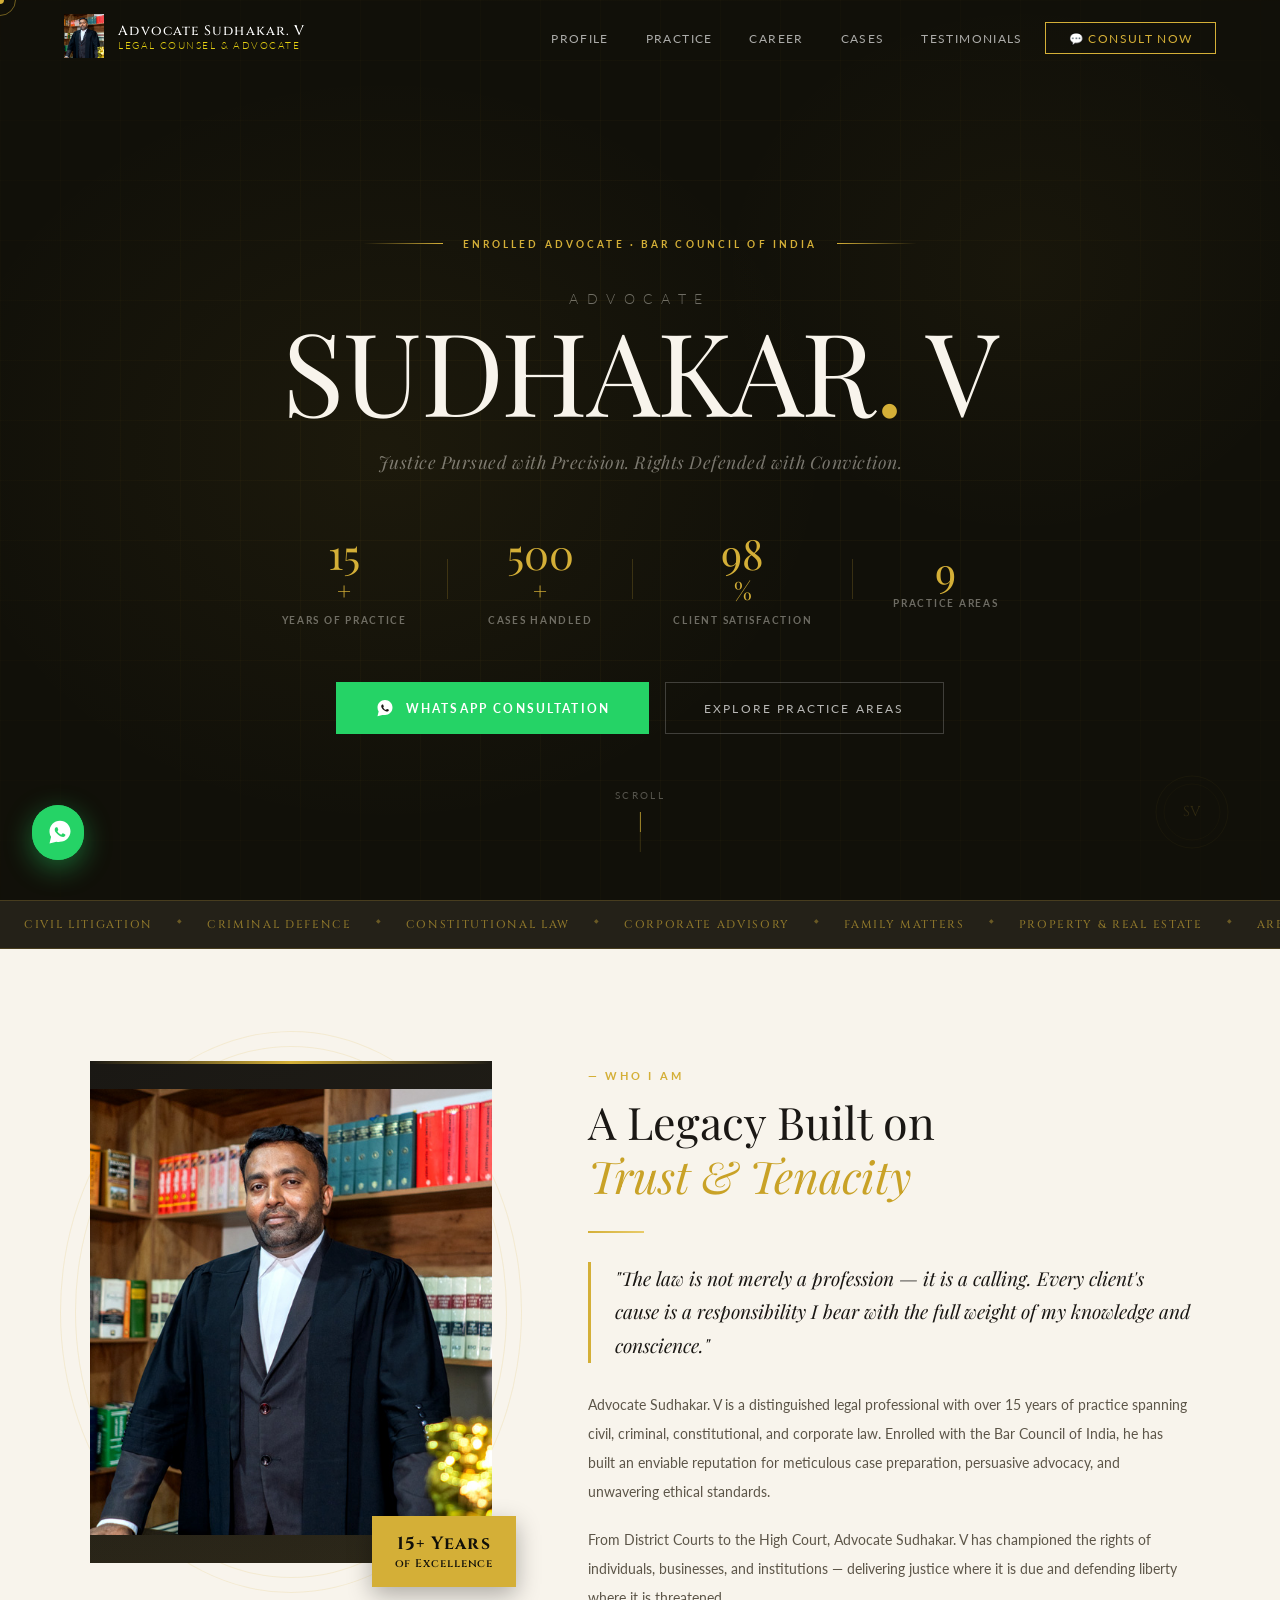
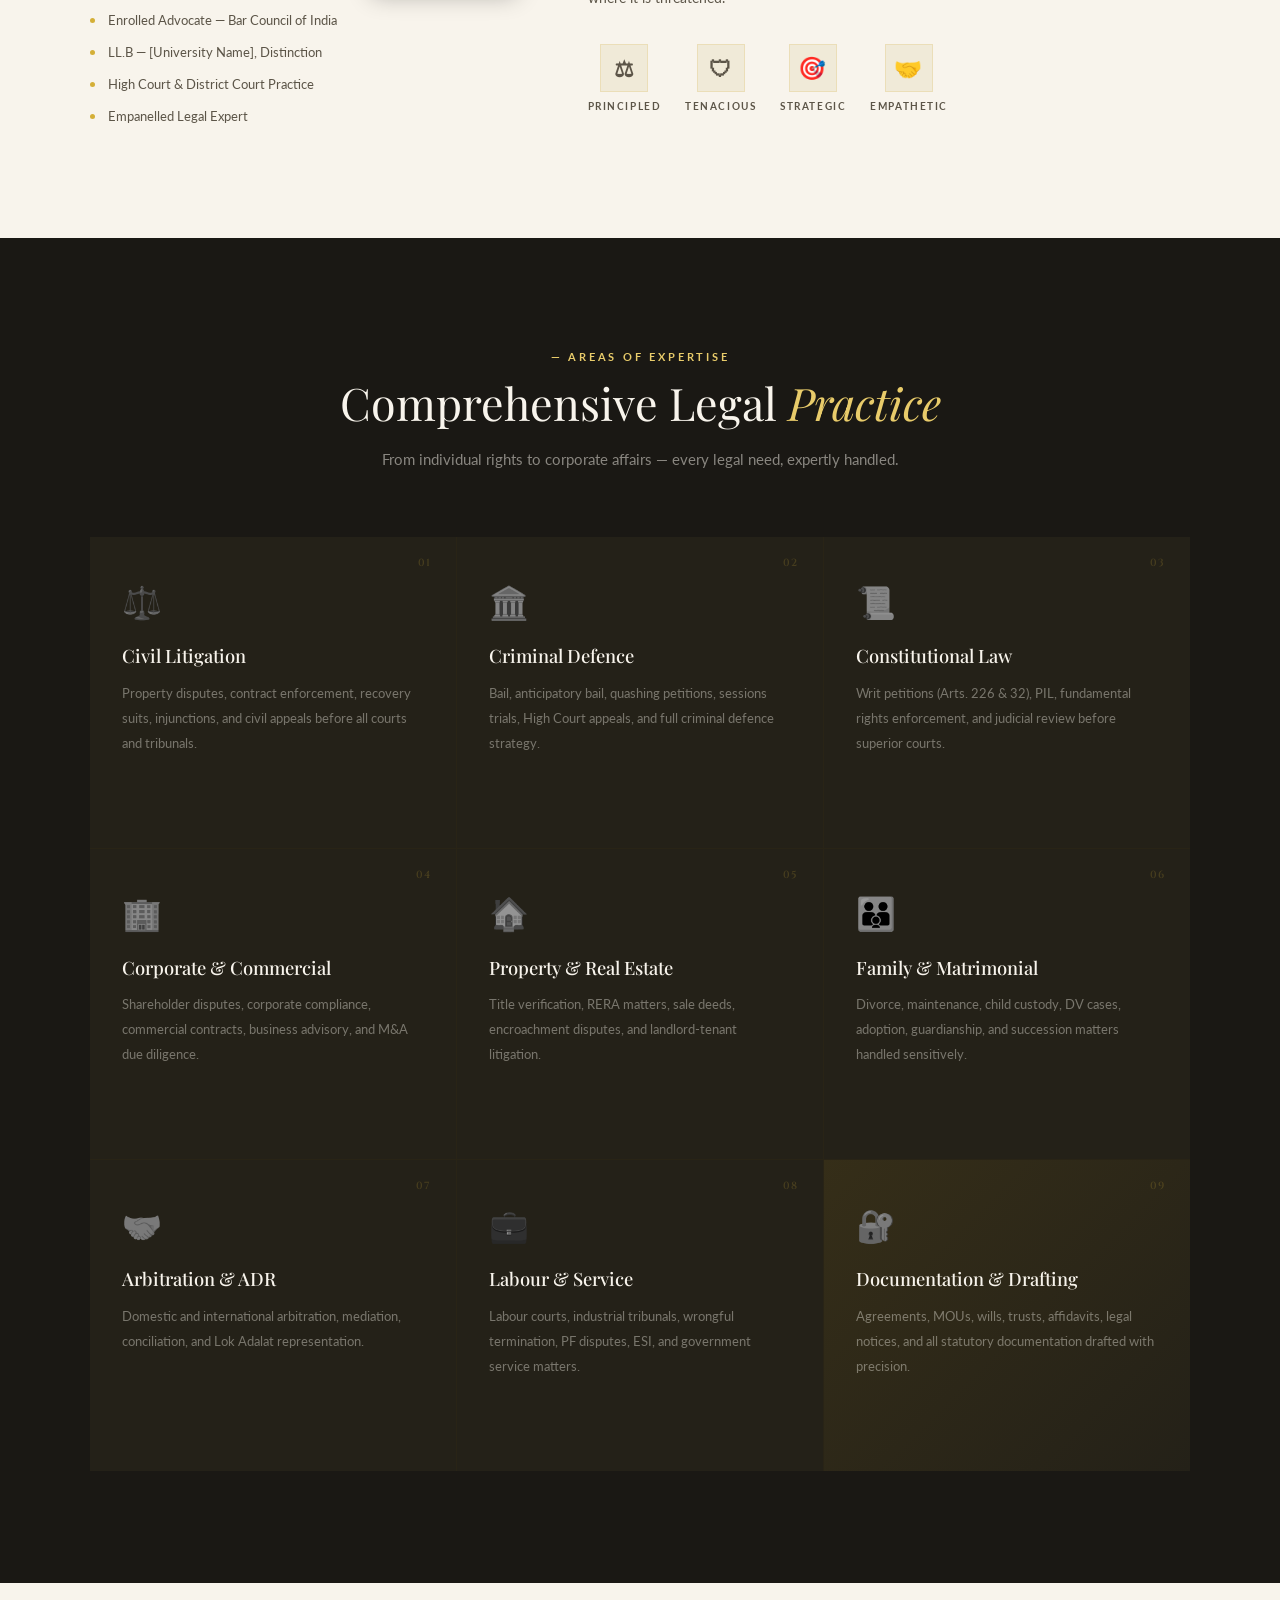
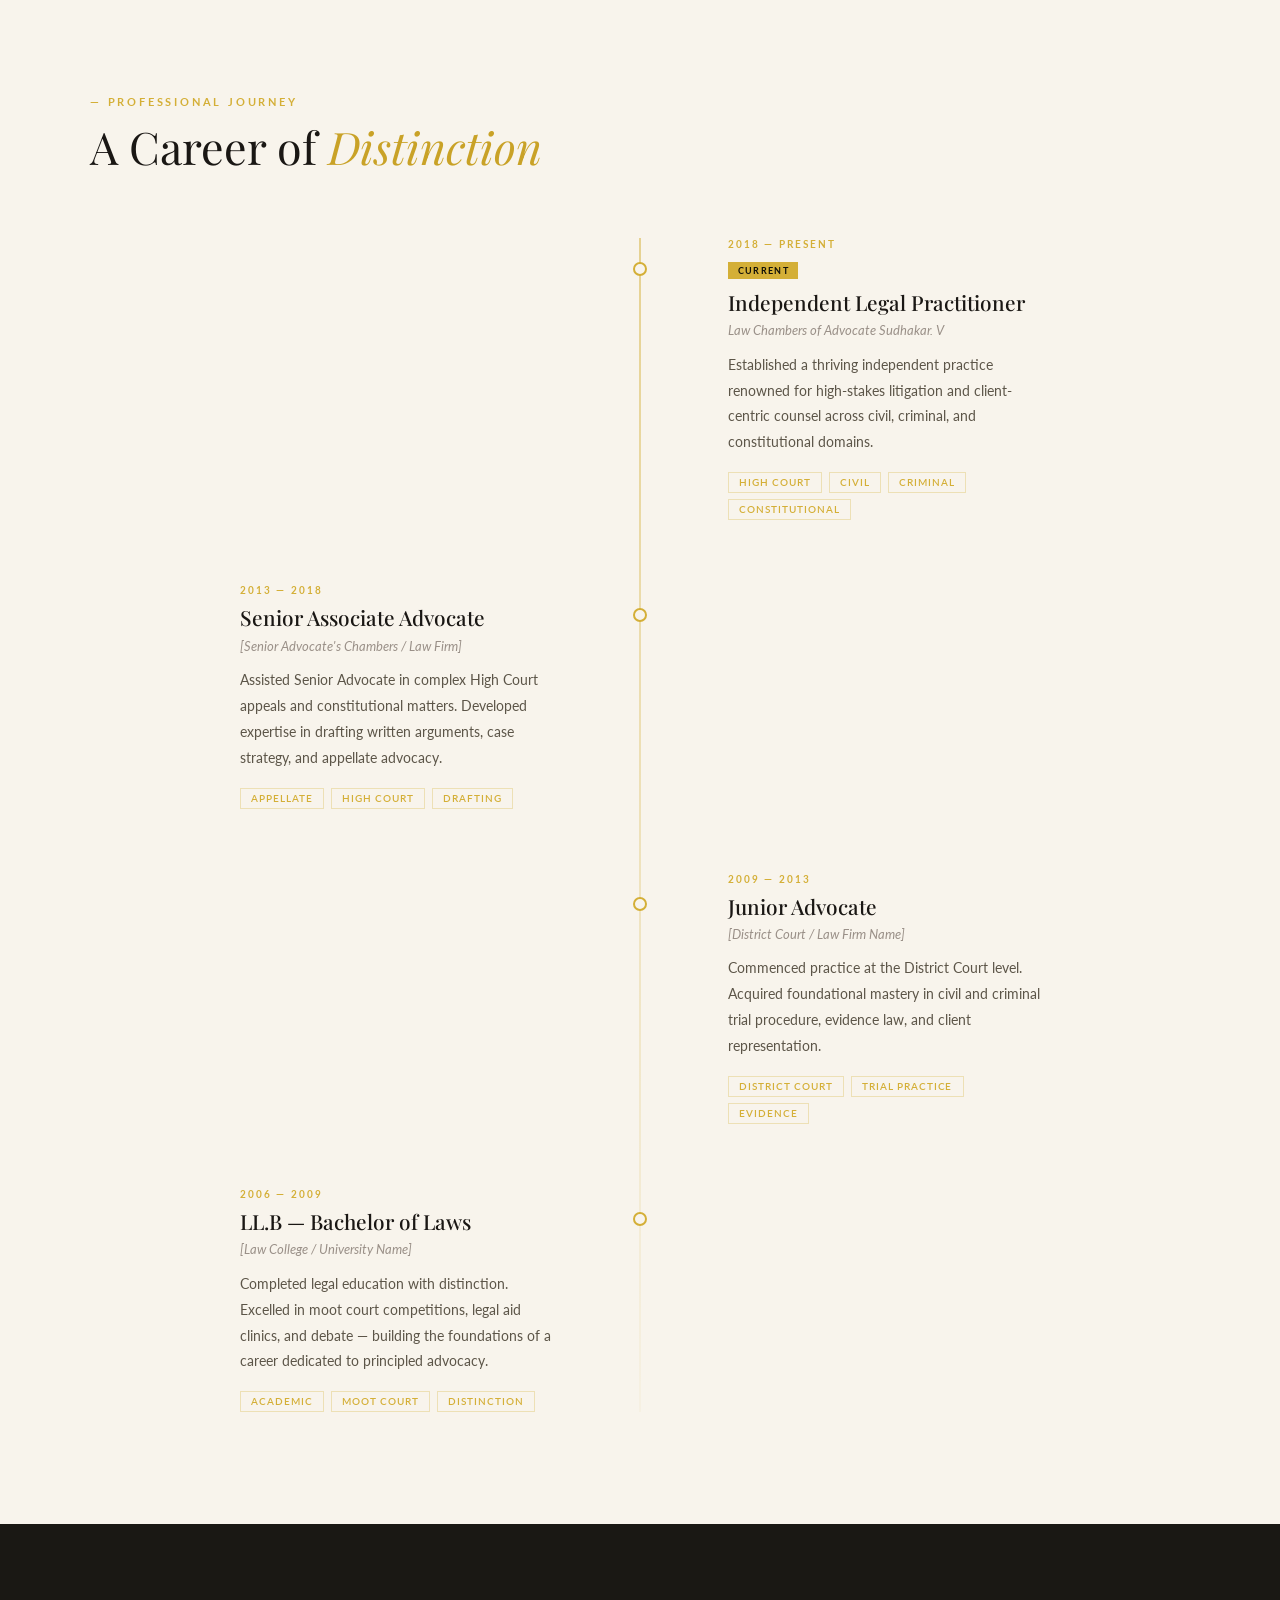
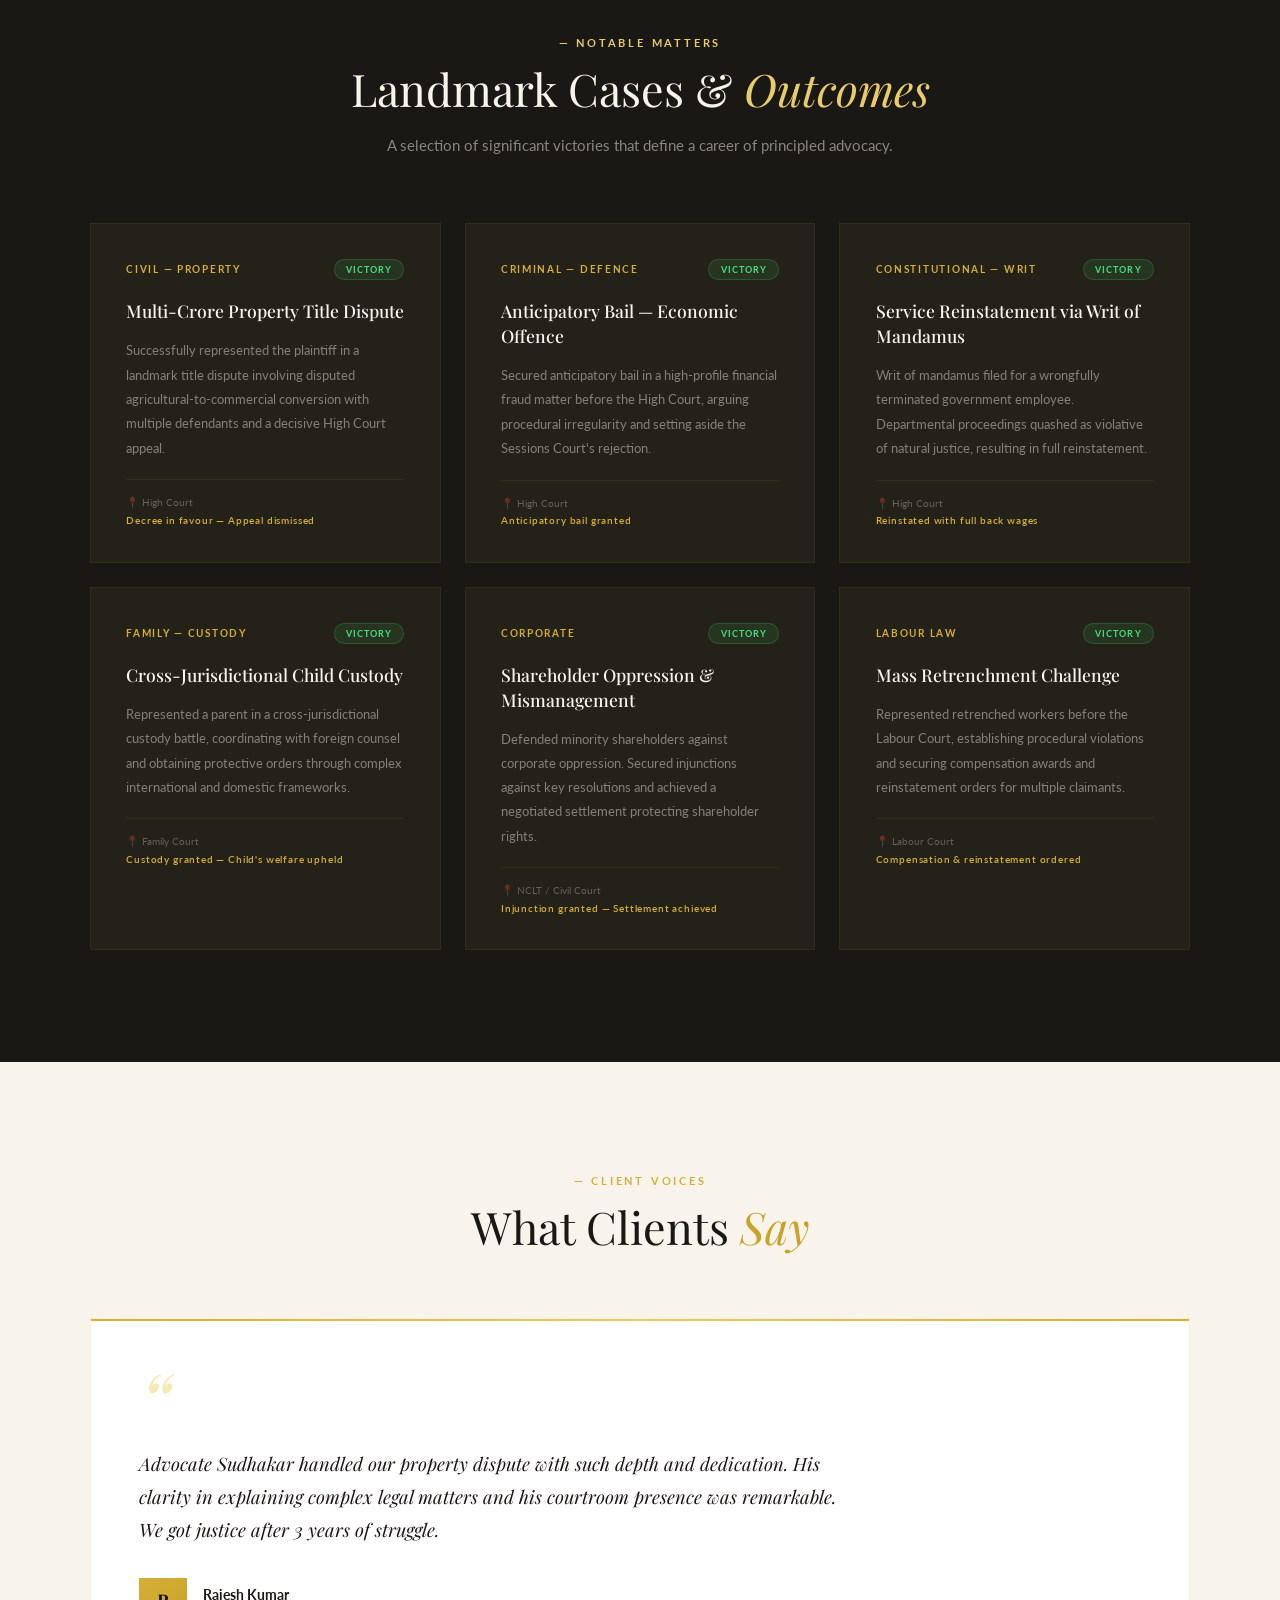
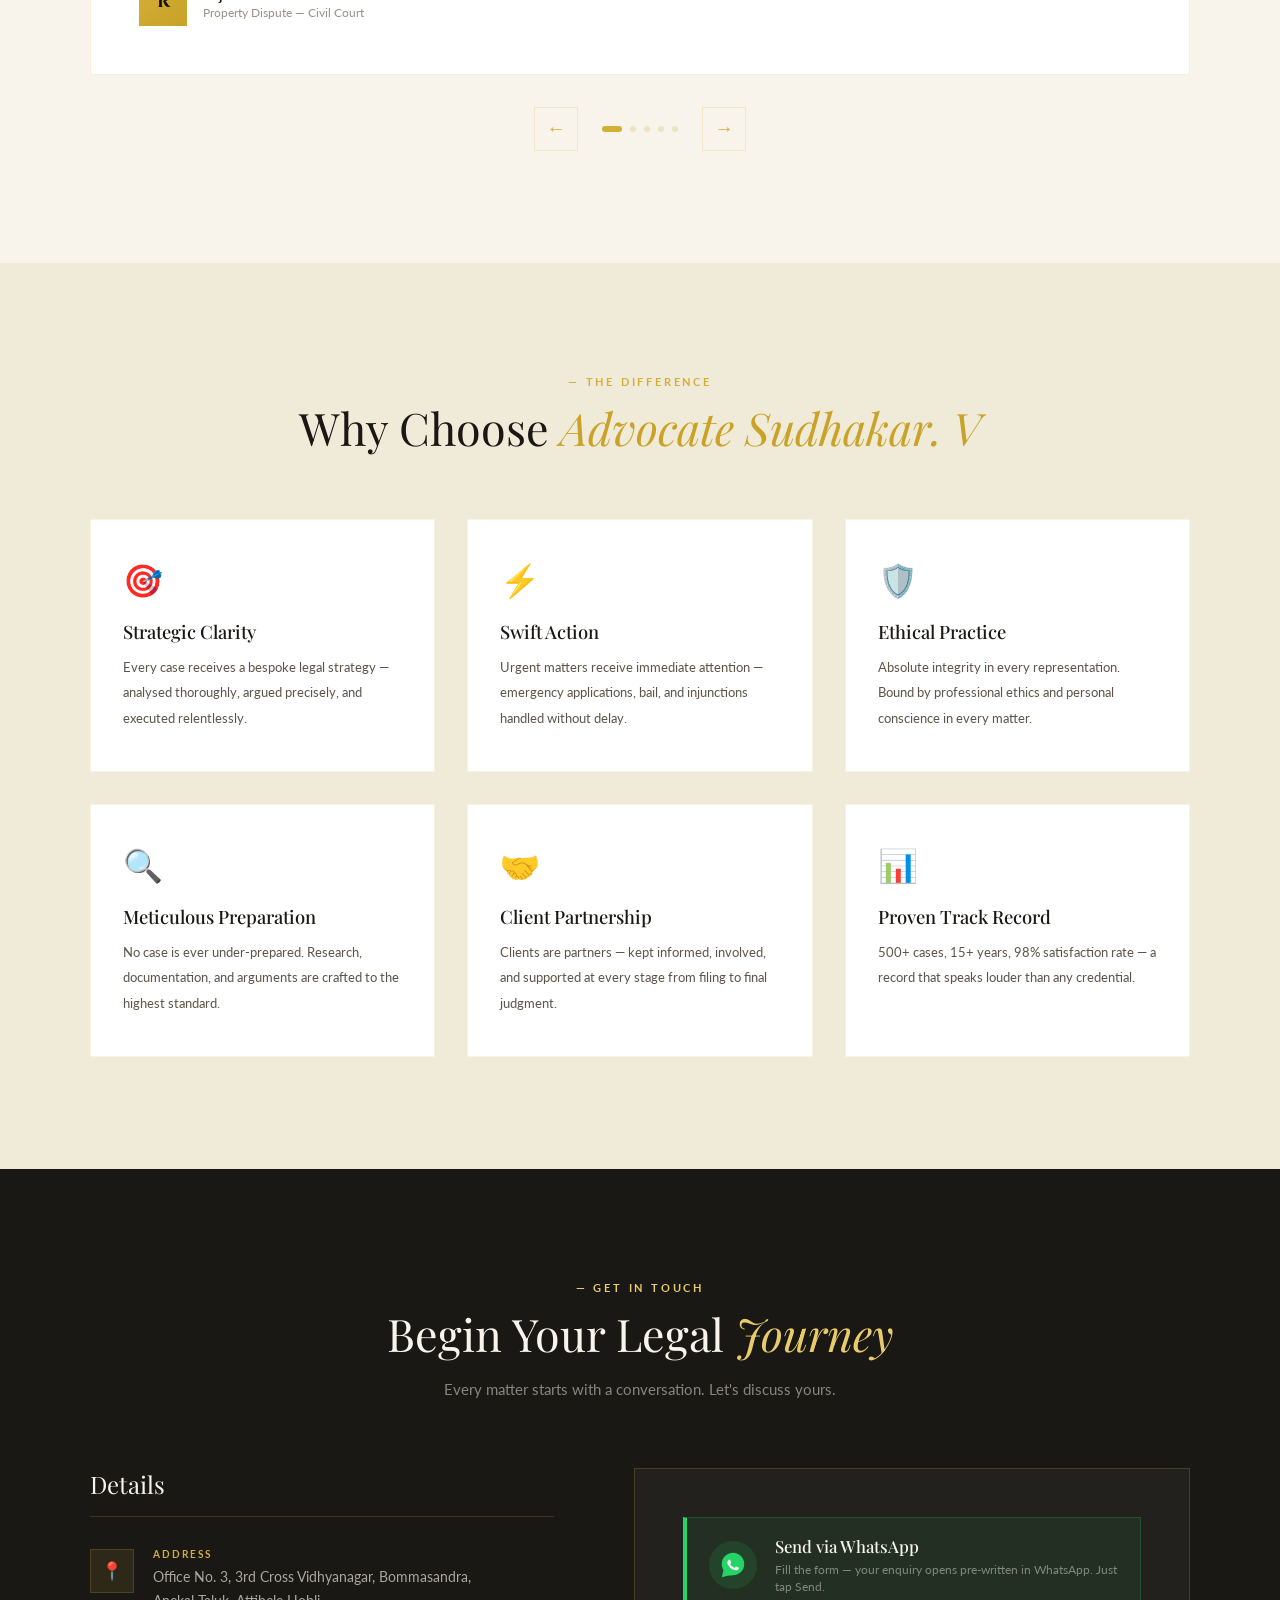
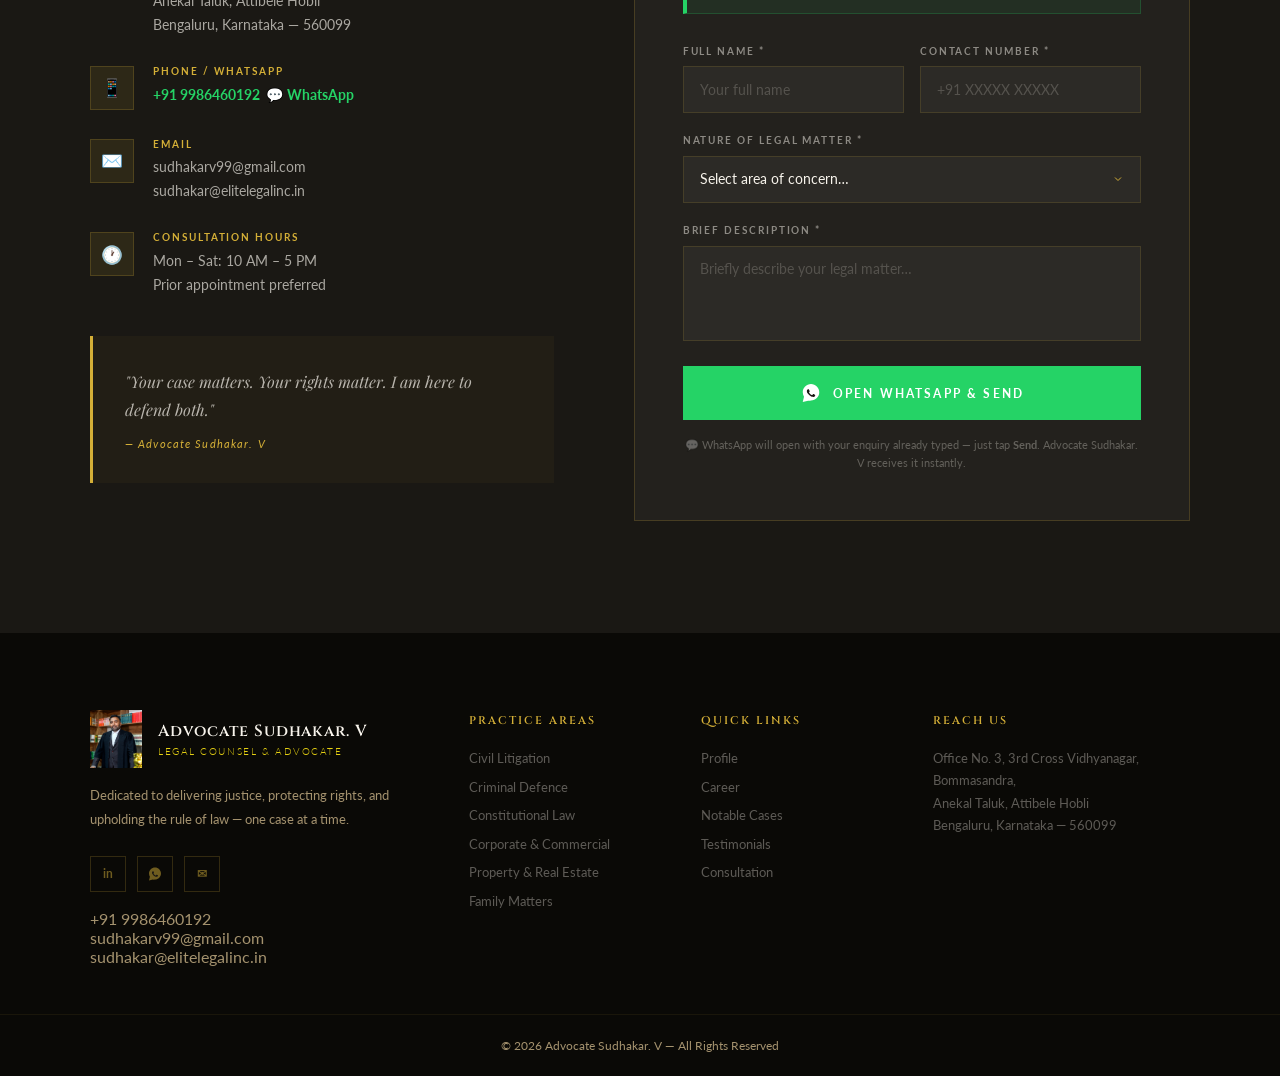
<file: index.html>
<!DOCTYPE html>
<html lang="en">
<head>
  <meta charset="UTF-8" />
  <meta name="viewport" content="width=device-width, initial-scale=1.0"/>
  <title>Advocate Sudhakar. V — Distinguished Legal Counsel</title>
  <meta name="description" content="Advocate Sudhakar. V — Trusted legal counsel with 15+ years of distinguished practice.">
  <link rel="preconnect" href="https://fonts.googleapis.com">
  <link rel="preconnect" href="https://fonts.gstatic.com" crossorigin>
  <link href="https://fonts.googleapis.com/css2?family=Playfair+Display:ital,wght@0,400;0,500;0,700;1,400;1,700&family=Cinzel:wght@400;500;600;700&family=Lato:ital,wght@0,300;0,400;0,700;1,300&family=EB+Garamond:ital,wght@0,400;0,500;1,400&display=swap" rel="stylesheet">
  <link rel="stylesheet" href="style.css">
</head>
<body>

<div class="cursor" id="cursor"></div>
<div class="cursor-follower" id="cursor-follower"></div>

<!-- PRELOADER -->
<div class="preloader" id="preloader">
  <div class="preloader-inner">
    <div class="preloader-scales">
      <div class="scale-left"></div>
      <div class="scale-beam"></div>
      <div class="scale-right"></div>
    </div>
    <div class="preloader-text">
      <span>A</span><span>D</span><span>V</span><span>O</span><span>C</span><span>A</span><span>T</span><span>E</span>
    </div>
    <div class="preloader-subtext">Sudhakar. V</div>
    <div class="preloader-bar"><div class="preloader-progress" id="preloader-progress"></div></div>
  </div>
</div>

<!-- NAV -->
<nav class="navbar" id="navbar">
  <div class="nav-container">
    <a href="#home" class="nav-brand">
      <div class="brand-emblem"><img src="part4_sudhakar.jpg"></div>
      <div class="brand-text">
        <span class="brand-name">Advocate Sudhakar. V</span>
        <span class="brand-tagline">Legal Counsel &amp; Advocate</span>
      </div>
    </a>
    <ul class="nav-menu" id="nav-menu">
      <li><a href="#about"        class="nav-link">Profile</a></li>
      <li><a href="#practice"     class="nav-link">Practice</a></li>
      <li><a href="#experience"   class="nav-link">Career</a></li>
      <li><a href="#achievements" class="nav-link">Cases</a></li>
      <li><a href="#testimonials" class="nav-link">Testimonials</a></li>
      <li><a href="https://wa.me/919986460192?text=Hello%20Advocate%20Sudhakar.%20V%2C%20I%20would%20like%20to%20consult%20you." target="_blank" rel="noopener" class="nav-link nav-cta">&#x1F4AC; Consult Now</a></li>
    </ul>
    <button class="nav-toggle" id="nav-toggle" aria-label="Toggle menu">
      <span></span><span></span><span></span>
    </button>
  </div>
</nav>

<!-- HERO -->
<section class="hero" id="home">
  <div class="hero-bg">
    <div class="hero-bg-grid"></div>
    <div class="hero-bg-radial"></div>
    <div class="hero-particles" id="particles"></div>
  </div>
  <div class="hero-container">
    <div class="hero-badge" data-reveal>
      <span class="badge-line"></span>
      <span class="badge-text">Enrolled Advocate &middot; Bar Council of India</span>
      <span class="badge-line"></span>
    </div>
    <h1 class="hero-title" data-reveal>
      <span class="hero-title-top">Advocate</span>
      <span class="hero-title-name">SUDHAKAR<em>.</em> V</span>
    </h1>
    <p class="hero-subtitle" data-reveal>Justice Pursued with Precision. Rights Defended with Conviction.</p>
    <div class="hero-stats" data-reveal>
      <div class="hero-stat">
        <span class="hero-stat-num" data-count="15">0</span><span class="hero-stat-plus">+</span>
        <span class="hero-stat-label">Years of Practice</span>
      </div>
      <div class="hero-stat-divider"></div>
      <div class="hero-stat">
        <span class="hero-stat-num" data-count="500">0</span><span class="hero-stat-plus">+</span>
        <span class="hero-stat-label">Cases Handled</span>
      </div>
      <div class="hero-stat-divider"></div>
      <div class="hero-stat">
        <span class="hero-stat-num" data-count="98">0</span><span class="hero-stat-plus">%</span>
        <span class="hero-stat-label">Client Satisfaction</span>
      </div>
      <div class="hero-stat-divider"></div>
      <div class="hero-stat">
        <span class="hero-stat-num" data-count="9">0</span>
        <span class="hero-stat-label">Practice Areas</span>
      </div>
    </div>
    <div class="hero-actions" data-reveal>
      <a href="https://wa.me/919986460192?text=Hello%20Advocate%20Sudhakar.%20V%2C%20I%20would%20like%20to%20schedule%20a%20legal%20consultation." target="_blank" rel="noopener" class="btn-whatsapp">
        <svg viewBox="0 0 32 32" xmlns="http://www.w3.org/2000/svg" width="20" height="20"><path d="M16 3C9.373 3 4 8.373 4 15c0 2.385.668 4.61 1.832 6.5L4 29l7.75-1.812A11.93 11.93 0 0 0 16 27c6.627 0 12-5.373 12-12S22.627 3 16 3z" fill="currentColor"/><path d="M21.5 18.5c-.3-.15-1.767-.872-2.04-.97-.273-.1-.472-.15-.671.15-.2.3-.771.97-.945 1.17-.173.2-.347.22-.647.07-.3-.15-1.265-.465-2.41-1.485-.89-.795-1.49-1.775-1.664-2.075-.173-.3-.018-.463.13-.61.134-.135.3-.35.45-.525.15-.175.2-.3.3-.5.1-.2.05-.375-.025-.525-.075-.15-.67-1.62-.918-2.22-.24-.585-.487-.505-.67-.515l-.572-.01c-.2 0-.523.075-.797.375s-1.046 1.022-1.046 2.492 1.07 2.892 1.22 3.092c.15.2 2.105 3.21 5.1 4.5.713.308 1.27.492 1.703.63.716.228 1.368.196 1.883.119.574-.085 1.767-.722 2.017-1.42.25-.697.25-1.295.175-1.42-.075-.125-.273-.2-.572-.35z" fill="#1a1714"/></svg>
        <span>WhatsApp Consultation</span>
      </a>
      <a href="#practice" class="btn-ghost"><span>Explore Practice Areas</span></a>
    </div>
  </div>
  <div class="hero-scroll-cue">
    <span class="scroll-label">Scroll</span>
    <div class="scroll-track"><div class="scroll-thumb"></div></div>
  </div>
  <div class="hero-corner-emblem">
    <svg viewBox="0 0 100 100">
      <circle cx="50" cy="50" r="45" fill="none" stroke="rgba(212,175,55,0.15)" stroke-width="1"/>
      <circle cx="50" cy="50" r="35" fill="none" stroke="rgba(212,175,55,0.1)" stroke-width="1"/>
      <text x="50" y="55" text-anchor="middle" fill="rgba(212,175,55,0.4)" font-size="18" font-family="Cinzel">SV</text>
    </svg>
  </div>
</section>

<!-- MARQUEE -->
<div class="marquee-strip">
  <div class="marquee-inner">
    <span>Civil Litigation</span><span class="sep">&#9670;</span><span>Criminal Defence</span><span class="sep">&#9670;</span><span>Constitutional Law</span><span class="sep">&#9670;</span><span>Corporate Advisory</span><span class="sep">&#9670;</span><span>Family Matters</span><span class="sep">&#9670;</span><span>Property &amp; Real Estate</span><span class="sep">&#9670;</span><span>Arbitration</span><span class="sep">&#9670;</span><span>Labour Law</span><span class="sep">&#9670;</span><span>High Court Practice</span><span class="sep">&#9670;</span><span>Civil Litigation</span><span class="sep">&#9670;</span><span>Criminal Defence</span><span class="sep">&#9670;</span><span>Constitutional Law</span><span class="sep">&#9670;</span><span>Corporate Advisory</span><span class="sep">&#9670;</span><span>Family Matters</span><span class="sep">&#9670;</span><span>Property &amp; Real Estate</span><span class="sep">&#9670;</span><span>Arbitration</span><span class="sep">&#9670;</span><span>Labour Law</span><span class="sep">&#9670;</span><span>High Court Practice</span><span class="sep">&#9670;</span>
  </div>
</div>

<!-- ABOUT -->
<section class="section" id="about">
  <div class="container">
    <div class="about-grid">
      <div class="about-visual" data-reveal>
        <div class="about-portrait-wrap">
          <div class="portrait-ring portrait-ring-1"></div>
          <div class="portrait-ring portrait-ring-2"></div>
          <div class="portrait-box">
            <div class="portrait-placeholder">
              <span class="portrait-monogram"><img src="part4_sudhakar.jpg"></span>
              <div class="portrait-glow"></div>
            </div>
          </div>
          <div class="portrait-badge"><span>15+ Years</span><span>of Excellence</span></div>
        </div>
        <div class="about-credential-strip">
          <div class="cred-item"><div class="cred-dot"></div><span>Enrolled Advocate &mdash; Bar Council of India</span></div>
          <div class="cred-item"><div class="cred-dot"></div><span>LL.B &mdash; [University Name], Distinction</span></div>
          <div class="cred-item"><div class="cred-dot"></div><span>High Court &amp; District Court Practice</span></div>
          <div class="cred-item"><div class="cred-dot"></div><span>Empanelled Legal Expert</span></div>
        </div>
      </div>
      <div class="about-content">
        <div class="section-eyebrow" data-reveal>&mdash; Who I Am</div>
        <h2 class="section-heading" data-reveal>A Legacy Built on<br><em>Trust &amp; Tenacity</em></h2>
        <div class="gold-rule" data-reveal></div>
        <blockquote class="about-quote" data-reveal>"The law is not merely a profession &mdash; it is a calling. Every client's cause is a responsibility I bear with the full weight of my knowledge and conscience."</blockquote>
        <p class="about-body" data-reveal>Advocate Sudhakar. V is a distinguished legal professional with over 15 years of practice spanning civil, criminal, constitutional, and corporate law. Enrolled with the Bar Council of India, he has built an enviable reputation for meticulous case preparation, persuasive advocacy, and unwavering ethical standards.</p>
        <p class="about-body" data-reveal>From District Courts to the High Court, Advocate Sudhakar. V has championed the rights of individuals, businesses, and institutions &mdash; delivering justice where it is due and defending liberty where it is threatened.</p>
        <div class="about-pillars" data-reveal>
          <div class="pillar"><div class="pillar-icon">&#9878;</div><span>Principled</span></div>
          <div class="pillar"><div class="pillar-icon">&#128737;</div><span>Tenacious</span></div>
          <div class="pillar"><div class="pillar-icon">&#127919;</div><span>Strategic</span></div>
          <div class="pillar"><div class="pillar-icon">&#129309;</div><span>Empathetic</span></div>
        </div>
      </div>
    </div>
  </div>
</section>

<!-- PRACTICE AREAS -->
<section class="section section-dark" id="practice">
  <div class="container">
    <div class="section-header center" data-reveal>
      <div class="section-eyebrow light">&mdash; Areas of Expertise</div>
      <h2 class="section-heading light">Comprehensive Legal <em>Practice</em></h2>
      <p class="section-sub light">From individual rights to corporate affairs &mdash; every legal need, expertly handled.</p>
    </div>
    <div class="practice-grid">
      <div class="practice-card" data-reveal><div class="pc-number">01</div><div class="pc-icon">&#9878;&#65039;</div><h3 class="pc-title">Civil Litigation</h3><p class="pc-body">Property disputes, contract enforcement, recovery suits, injunctions, and civil appeals before all courts and tribunals.</p><div class="pc-arrow">&rarr;</div></div>
      <div class="practice-card" data-reveal><div class="pc-number">02</div><div class="pc-icon">&#127963;&#65039;</div><h3 class="pc-title">Criminal Defence</h3><p class="pc-body">Bail, anticipatory bail, quashing petitions, sessions trials, High Court appeals, and full criminal defence strategy.</p><div class="pc-arrow">&rarr;</div></div>
      <div class="practice-card" data-reveal><div class="pc-number">03</div><div class="pc-icon">&#128220;</div><h3 class="pc-title">Constitutional Law</h3><p class="pc-body">Writ petitions (Arts. 226 &amp; 32), PIL, fundamental rights enforcement, and judicial review before superior courts.</p><div class="pc-arrow">&rarr;</div></div>
      <div class="practice-card" data-reveal><div class="pc-number">04</div><div class="pc-icon">&#127970;</div><h3 class="pc-title">Corporate &amp; Commercial</h3><p class="pc-body">Shareholder disputes, corporate compliance, commercial contracts, business advisory, and M&amp;A due diligence.</p><div class="pc-arrow">&rarr;</div></div>
      <div class="practice-card" data-reveal><div class="pc-number">05</div><div class="pc-icon">&#127968;</div><h3 class="pc-title">Property &amp; Real Estate</h3><p class="pc-body">Title verification, RERA matters, sale deeds, encroachment disputes, and landlord-tenant litigation.</p><div class="pc-arrow">&rarr;</div></div>
      <div class="practice-card" data-reveal><div class="pc-number">06</div><div class="pc-icon">&#128106;</div><h3 class="pc-title">Family &amp; Matrimonial</h3><p class="pc-body">Divorce, maintenance, child custody, DV cases, adoption, guardianship, and succession matters handled sensitively.</p><div class="pc-arrow">&rarr;</div></div>
      <div class="practice-card" data-reveal><div class="pc-number">07</div><div class="pc-icon">&#129309;</div><h3 class="pc-title">Arbitration &amp; ADR</h3><p class="pc-body">Domestic and international arbitration, mediation, conciliation, and Lok Adalat representation.</p><div class="pc-arrow">&rarr;</div></div>
      <div class="practice-card" data-reveal><div class="pc-number">08</div><div class="pc-icon">&#128188;</div><h3 class="pc-title">Labour &amp; Service</h3><p class="pc-body">Labour courts, industrial tribunals, wrongful termination, PF disputes, ESI, and government service matters.</p><div class="pc-arrow">&rarr;</div></div>
      <div class="practice-card practice-card-featured" data-reveal><div class="pc-number">09</div><div class="pc-icon">&#128272;</div><h3 class="pc-title">Documentation &amp; Drafting</h3><p class="pc-body">Agreements, MOUs, wills, trusts, affidavits, legal notices, and all statutory documentation drafted with precision.</p><div class="pc-arrow">&rarr;</div></div>
    </div>
  </div>
</section>

<!-- TIMELINE -->
<section class="section" id="experience">
  <div class="container">
    <div class="section-header" data-reveal>
      <div class="section-eyebrow">&mdash; Professional Journey</div>
      <h2 class="section-heading">A Career of <em>Distinction</em></h2>
    </div>
    <div class="timeline">
      <div class="timeline-line"></div>
      <div class="timeline-item tl-right" data-reveal>
        <div class="tl-dot"></div>
        <div class="tl-card">
          <div class="tl-year">2018 &mdash; Present</div>
          <div class="tl-badge">Current</div>
          <h3 class="tl-role">Independent Legal Practitioner</h3>
          <div class="tl-org">Law Chambers of Advocate Sudhakar. V</div>
          <p class="tl-desc">Established a thriving independent practice renowned for high-stakes litigation and client-centric counsel across civil, criminal, and constitutional domains.</p>
          <div class="tl-tags"><span>High Court</span><span>Civil</span><span>Criminal</span><span>Constitutional</span></div>
        </div>
      </div>
      <div class="timeline-item tl-left" data-reveal>
        <div class="tl-dot"></div>
        <div class="tl-card">
          <div class="tl-year">2013 &mdash; 2018</div>
          <h3 class="tl-role">Senior Associate Advocate</h3>
          <div class="tl-org">[Senior Advocate's Chambers / Law Firm]</div>
          <p class="tl-desc">Assisted Senior Advocate in complex High Court appeals and constitutional matters. Developed expertise in drafting written arguments, case strategy, and appellate advocacy.</p>
          <div class="tl-tags"><span>Appellate</span><span>High Court</span><span>Drafting</span></div>
        </div>
      </div>
      <div class="timeline-item tl-right" data-reveal>
        <div class="tl-dot"></div>
        <div class="tl-card">
          <div class="tl-year">2009 &mdash; 2013</div>
          <h3 class="tl-role">Junior Advocate</h3>
          <div class="tl-org">[District Court / Law Firm Name]</div>
          <p class="tl-desc">Commenced practice at the District Court level. Acquired foundational mastery in civil and criminal trial procedure, evidence law, and client representation.</p>
          <div class="tl-tags"><span>District Court</span><span>Trial Practice</span><span>Evidence</span></div>
        </div>
      </div>
      <div class="timeline-item tl-left" data-reveal>
        <div class="tl-dot"></div>
        <div class="tl-card">
          <div class="tl-year">2006 &mdash; 2009</div>
          <h3 class="tl-role">LL.B &mdash; Bachelor of Laws</h3>
          <div class="tl-org">[Law College / University Name]</div>
          <p class="tl-desc">Completed legal education with distinction. Excelled in moot court competitions, legal aid clinics, and debate &mdash; building the foundations of a career dedicated to principled advocacy.</p>
          <div class="tl-tags"><span>Academic</span><span>Moot Court</span><span>Distinction</span></div>
        </div>
      </div>
    </div>
  </div>
</section>

<!-- NOTABLE CASES -->
<section class="section section-dark" id="achievements">
  <div class="container">
    <div class="section-header center" data-reveal>
      <div class="section-eyebrow light">&mdash; Notable Matters</div>
      <h2 class="section-heading light">Landmark Cases &amp; <em>Outcomes</em></h2>
      <p class="section-sub light">A selection of significant victories that define a career of principled advocacy.</p>
    </div>
    <div class="cases-grid">
      <div class="case-card" data-reveal>
        <div class="case-header"><span class="case-category">Civil &mdash; Property</span><div class="case-result won">Victory</div></div>
        <h3 class="case-title">Multi-Crore Property Title Dispute</h3>
        <p class="case-body">Successfully represented the plaintiff in a landmark title dispute involving disputed agricultural-to-commercial conversion with multiple defendants and a decisive High Court appeal.</p>
        <div class="case-footer"><span class="case-court">&#128205; High Court</span><span class="case-outcome">Decree in favour &mdash; Appeal dismissed</span></div>
      </div>
      <div class="case-card" data-reveal>
        <div class="case-header"><span class="case-category">Criminal &mdash; Defence</span><div class="case-result won">Victory</div></div>
        <h3 class="case-title">Anticipatory Bail &mdash; Economic Offence</h3>
        <p class="case-body">Secured anticipatory bail in a high-profile financial fraud matter before the High Court, arguing procedural irregularity and setting aside the Sessions Court's rejection.</p>
        <div class="case-footer"><span class="case-court">&#128205; High Court</span><span class="case-outcome">Anticipatory bail granted</span></div>
      </div>
      <div class="case-card" data-reveal>
        <div class="case-header"><span class="case-category">Constitutional &mdash; Writ</span><div class="case-result won">Victory</div></div>
        <h3 class="case-title">Service Reinstatement via Writ of Mandamus</h3>
        <p class="case-body">Writ of mandamus filed for a wrongfully terminated government employee. Departmental proceedings quashed as violative of natural justice, resulting in full reinstatement.</p>
        <div class="case-footer"><span class="case-court">&#128205; High Court</span><span class="case-outcome">Reinstated with full back wages</span></div>
      </div>
      <div class="case-card" data-reveal>
        <div class="case-header"><span class="case-category">Family &mdash; Custody</span><div class="case-result won">Victory</div></div>
        <h3 class="case-title">Cross-Jurisdictional Child Custody</h3>
        <p class="case-body">Represented a parent in a cross-jurisdictional custody battle, coordinating with foreign counsel and obtaining protective orders through complex international and domestic frameworks.</p>
        <div class="case-footer"><span class="case-court">&#128205; Family Court</span><span class="case-outcome">Custody granted &mdash; Child's welfare upheld</span></div>
      </div>
      <div class="case-card" data-reveal>
        <div class="case-header"><span class="case-category">Corporate</span><div class="case-result won">Victory</div></div>
        <h3 class="case-title">Shareholder Oppression &amp; Mismanagement</h3>
        <p class="case-body">Defended minority shareholders against corporate oppression. Secured injunctions against key resolutions and achieved a negotiated settlement protecting shareholder rights.</p>
        <div class="case-footer"><span class="case-court">&#128205; NCLT / Civil Court</span><span class="case-outcome">Injunction granted &mdash; Settlement achieved</span></div>
      </div>
      <div class="case-card" data-reveal>
        <div class="case-header"><span class="case-category">Labour Law</span><div class="case-result won">Victory</div></div>
        <h3 class="case-title">Mass Retrenchment Challenge</h3>
        <p class="case-body">Represented retrenched workers before the Labour Court, establishing procedural violations and securing compensation awards and reinstatement orders for multiple claimants.</p>
        <div class="case-footer"><span class="case-court">&#128205; Labour Court</span><span class="case-outcome">Compensation &amp; reinstatement ordered</span></div>
      </div>
    </div>
  </div>
</section>

<!-- TESTIMONIALS -->
<section class="section" id="testimonials">
  <div class="container">
    <div class="section-header center" data-reveal>
      <div class="section-eyebrow">&mdash; Client Voices</div>
      <h2 class="section-heading">What Clients <em>Say</em></h2>
    </div>
    <div class="testimonials-wrap">
      <div class="testimonials-track" id="testimonials-track">
        <div class="testimonial-card">
          <div class="tc-quote">&ldquo;</div>
          <p class="tc-text">Advocate Sudhakar handled our property dispute with such depth and dedication. His clarity in explaining complex legal matters and his courtroom presence was remarkable. We got justice after 3 years of struggle.</p>
          <div class="tc-author"><div class="tc-avatar">R</div><div><div class="tc-name">Rajesh Kumar</div><div class="tc-case">Property Dispute &mdash; Civil Court</div></div></div>
        </div>
        <div class="testimonial-card">
          <div class="tc-quote">&ldquo;</div>
          <p class="tc-text">When I was falsely implicated, I was devastated. Advocate Sudhakar took my case with full conviction. His preparation was impeccable and his arguments were razor-sharp. I am free today because of him.</p>
          <div class="tc-author"><div class="tc-avatar">A</div><div><div class="tc-name">Anand Subramanian</div><div class="tc-case">Criminal Defence &mdash; Sessions Court</div></div></div>
        </div>
        <div class="testimonial-card">
          <div class="tc-quote">&ldquo;</div>
          <p class="tc-text">Our company's legal matters were handled with exceptional professionalism. Sudhakar sir's advice on corporate compliance and his drafting skills saved us from potential disputes. Highly recommended.</p>
          <div class="tc-author"><div class="tc-avatar">P</div><div><div class="tc-name">Priya Ventures (Director)</div><div class="tc-case">Corporate Legal Advisory</div></div></div>
        </div>
        <div class="testimonial-card">
          <div class="tc-quote">&ldquo;</div>
          <p class="tc-text">During the most difficult time of my life &mdash; my divorce &mdash; Advocate Sudhakar treated my case with empathy and strength. He fought for the welfare of my children and achieved the best possible outcome.</p>
          <div class="tc-author"><div class="tc-avatar">M</div><div><div class="tc-name">Meena Devi</div><div class="tc-case">Family Court &mdash; Divorce &amp; Custody</div></div></div>
        </div>
        <div class="testimonial-card">
          <div class="tc-quote">&ldquo;</div>
          <p class="tc-text">After being wrongfully terminated, I had lost hope. Advocate Sudhakar filed the writ petition with such precision that the government had no argument left. I got my job and salary back. He is extraordinary.</p>
          <div class="tc-author"><div class="tc-avatar">S</div><div><div class="tc-name">Suresh Nair</div><div class="tc-case">Service Law &mdash; High Court</div></div></div>
        </div>
      </div>
      <div class="testimonials-controls">
        <button class="tc-prev" id="tc-prev" aria-label="Previous">&larr;</button>
        <div class="tc-dots" id="tc-dots"></div>
        <button class="tc-next" id="tc-next" aria-label="Next">&rarr;</button>
      </div>
    </div>
  </div>
</section>

<!-- WHY CHOOSE -->
<section class="section section-gold" id="why">
  <div class="container">
    <div class="section-header center" data-reveal>
      <div class="section-eyebrow">&mdash; The Difference</div>
      <h2 class="section-heading">Why Choose <em>Advocate Sudhakar. V</em></h2>
    </div>
    <div class="why-grid">
      <div class="why-card" data-reveal><div class="why-icon">&#127919;</div><h3>Strategic Clarity</h3><p>Every case receives a bespoke legal strategy &mdash; analysed thoroughly, argued precisely, and executed relentlessly.</p></div>
      <div class="why-card" data-reveal><div class="why-icon">&#9889;</div><h3>Swift Action</h3><p>Urgent matters receive immediate attention &mdash; emergency applications, bail, and injunctions handled without delay.</p></div>
      <div class="why-card" data-reveal><div class="why-icon">&#128737;&#65039;</div><h3>Ethical Practice</h3><p>Absolute integrity in every representation. Bound by professional ethics and personal conscience in every matter.</p></div>
      <div class="why-card" data-reveal><div class="why-icon">&#128269;</div><h3>Meticulous Preparation</h3><p>No case is ever under-prepared. Research, documentation, and arguments are crafted to the highest standard.</p></div>
      <div class="why-card" data-reveal><div class="why-icon">&#129309;</div><h3>Client Partnership</h3><p>Clients are partners &mdash; kept informed, involved, and supported at every stage from filing to final judgment.</p></div>
      <div class="why-card" data-reveal><div class="why-icon">&#128202;</div><h3>Proven Track Record</h3><p>500+ cases, 15+ years, 98% satisfaction rate &mdash; a record that speaks louder than any credential.</p></div>
    </div>
  </div>
</section>

<!-- CONTACT -->
<section class="section section-dark" id="contact">
  <div class="container">
    <div class="section-header center" data-reveal>
      <div class="section-eyebrow light">&mdash; Get in Touch</div>
      <h2 class="section-heading light">Begin Your Legal <em>Journey</em></h2>
      <p class="section-sub light">Every matter starts with a conversation. Let's discuss yours.</p>
    </div>
    <div class="contact-grid">

      <div class="contact-info" data-reveal>
        <h3 class="contact-info-title">Details</h3>
        <div class="contact-item">
          <div class="ci-icon">&#128205;</div>
          <div><div class="ci-label">Address</div><div class="ci-value">Office No. 3, 3rd Cross Vidhyanagar, Bommasandra, <br> Anekal Taluk, Attibele Hobli<br>Bengaluru, Karnataka &mdash; 560099</div></div>
        </div>
        <div class="contact-item">
          <div class="ci-icon">&#128241;</div>
          <div>
            <div class="ci-label">Phone / WhatsApp</div>
            <div class="ci-value">
              <a href="https://wa.me/919986460192" target="_blank" rel="noopener" class="wa-phone-link">
                +91 9986460192 &nbsp;&#128172; WhatsApp
              </a>
            </div>
          </div>
        </div>
        <div class="contact-item">
          <div class="ci-icon">&#9993;&#65039;</div>
          <div><div class="ci-label">Email</div><div class="ci-value">sudhakarv99@gmail.com<br>sudhakar@elitelegalinc.in</div></div>
        </div>
        <div class="contact-item">
          <div class="ci-icon">&#128336;</div>
          <div><div class="ci-label">Consultation Hours</div><div class="ci-value">Mon &ndash; Sat: 10 AM &ndash; 5 PM<br>Prior appointment preferred</div></div>
        </div>
        <div class="contact-quote">
          <blockquote>"Your case matters. Your rights matter. I am here to defend both."</blockquote>
          <cite>&mdash; Advocate Sudhakar. V</cite>
        </div>
      </div>

      <div class="contact-form-wrap" data-reveal>
        <div class="wa-form-header">
          <div class="wa-icon-wrap">
            <svg viewBox="0 0 32 32" xmlns="http://www.w3.org/2000/svg" width="30" height="30">
              <path d="M16 3C9.373 3 4 8.373 4 15c0 2.385.668 4.61 1.832 6.5L4 29l7.75-1.812A11.93 11.93 0 0 0 16 27c6.627 0 12-5.373 12-12S22.627 3 16 3z" fill="#25D366"/>
              <path d="M21.5 18.5c-.3-.15-1.767-.872-2.04-.97-.273-.1-.472-.15-.671.15-.2.3-.771.97-.945 1.17-.173.2-.347.22-.647.07-.3-.15-1.265-.465-2.41-1.485-.89-.795-1.49-1.775-1.664-2.075-.173-.3-.018-.463.13-.61.134-.135.3-.35.45-.525.15-.175.2-.3.3-.5.1-.2.05-.375-.025-.525-.075-.15-.67-1.62-.918-2.22-.24-.585-.487-.505-.67-.515l-.572-.01c-.2 0-.523.075-.797.375s-1.046 1.022-1.046 2.492 1.07 2.892 1.22 3.092c.15.2 2.105 3.21 5.1 4.5.713.308 1.27.492 1.703.63.716.228 1.368.196 1.883.119.574-.085 1.767-.722 2.017-1.42.25-.697.25-1.295.175-1.42-.075-.125-.273-.2-.572-.35z" fill="#fff"/>
            </svg>
          </div>
          <div class="wa-header-text">
            <div class="wa-form-title">Send via WhatsApp</div>
            <div class="wa-form-sub">Fill the form &mdash; your enquiry opens pre-written in WhatsApp. Just tap Send.</div>
          </div>
        </div>

        <form id="contact-form" class="contact-form" novalidate>
          <div class="form-row">
            <div class="form-group">
              <label for="wa-name">Full Name *</label>
              <input type="text" id="wa-name" placeholder="Your full name" />
            </div>
            <div class="form-group">
              <label for="wa-phone">Contact Number *</label>
              <input type="tel" id="wa-phone" placeholder="+91 XXXXX XXXXX" />
            </div>
          </div>
          <div class="form-group">
            <label for="wa-matter">Nature of Legal Matter *</label>
            <select id="wa-matter">
              <option value="">Select area of concern&hellip;</option>
              <option value="Civil Litigation">Civil Litigation</option>
              <option value="Criminal Defence">Criminal Defence</option>
              <option value="Constitutional / Writ">Constitutional / Writ</option>
              <option value="Corporate &amp; Commercial">Corporate &amp; Commercial</option>
              <option value="Property &amp; Real Estate">Property &amp; Real Estate</option>
              <option value="Family &amp; Matrimonial">Family &amp; Matrimonial</option>
              <option value="Labour &amp; Service">Labour &amp; Service</option>
              <option value="Arbitration / ADR">Arbitration / ADR</option>
              <option value="Documentation &amp; Drafting">Documentation &amp; Drafting</option>
              <option value="Other">Other</option>
            </select>
          </div>
          <div class="form-group">
            <label for="wa-message">Brief Description *</label>
            <textarea id="wa-message" rows="4" placeholder="Briefly describe your legal matter&hellip;"></textarea>
          </div>
          <button type="submit" class="btn-whatsapp full" id="wa-submit-btn">
            <svg viewBox="0 0 32 32" xmlns="http://www.w3.org/2000/svg" width="22" height="22">
              <path d="M16 3C9.373 3 4 8.373 4 15c0 2.385.668 4.61 1.832 6.5L4 29l7.75-1.812A11.93 11.93 0 0 0 16 27c6.627 0 12-5.373 12-12S22.627 3 16 3z" fill="currentColor"/>
              <path d="M21.5 18.5c-.3-.15-1.767-.872-2.04-.97-.273-.1-.472-.15-.671.15-.2.3-.771.97-.945 1.17-.173.2-.347.22-.647.07-.3-.15-1.265-.465-2.41-1.485-.89-.795-1.49-1.775-1.664-2.075-.173-.3-.018-.463.13-.61.134-.135.3-.35.45-.525.15-.175.2-.3.3-.5.1-.2.05-.375-.025-.525-.075-.15-.67-1.62-.918-2.22-.24-.585-.487-.505-.67-.515l-.572-.01c-.2 0-.523.075-.797.375s-1.046 1.022-1.046 2.492 1.07 2.892 1.22 3.092c.15.2 2.105 3.21 5.1 4.5.713.308 1.27.492 1.703.63.716.228 1.368.196 1.883.119.574-.085 1.767-.722 2.017-1.42.25-.697.25-1.295.175-1.42-.075-.125-.273-.2-.572-.35z" fill="#1a1714"/>
            </svg>
            <span>Open WhatsApp &amp; Send</span>
          </button>
          <div class="form-note">&#128172; WhatsApp will open with your enquiry already typed &mdash; just tap <strong>Send</strong>. Advocate Sudhakar. V receives it instantly.</div>
        </form>
      </div>

    </div>
  </div>
</section>

<!-- FOOTER -->
<footer class="footer">
  <div class="footer-top">
    <div class="container">
      <div class="footer-grid">
        <div class="footer-brand">
          <div class="footer-logo">
            <div class="brand-emblem large"><img src="part4_sudhakar.jpg"></div>
            <div>
              <div class="footer-name">Advocate Sudhakar. V</div>
              <div class="footer-designation">Legal Counsel &amp; Advocate</div>
            </div>
          </div>
          <p class="footer-about">Dedicated to delivering justice, protecting rights, and upholding the rule of law &mdash; one case at a time.</p>
          <div class="footer-social">
            <a href="#" class="social-link" title="LinkedIn">in</a>
            <a href="https://wa.me/919986460192" target="_blank" rel="noopener" class="social-link wa-social" title="WhatsApp">
              <svg viewBox="0 0 32 32" xmlns="http://www.w3.org/2000/svg" width="16" height="16"><path d="M16 3C9.373 3 4 8.373 4 15c0 2.385.668 4.61 1.832 6.5L4 29l7.75-1.812A11.93 11.93 0 0 0 16 27c6.627 0 12-5.373 12-12S22.627 3 16 3z" fill="currentColor"/><path d="M21.5 18.5c-.3-.15-1.767-.872-2.04-.97-.273-.1-.472-.15-.671.15-.2.3-.771.97-.945 1.17-.173.2-.347.22-.647.07-.3-.15-1.265-.465-2.41-1.485-.89-.795-1.49-1.775-1.664-2.075-.173-.3-.018-.463.13-.61.134-.135.3-.35.45-.525.15-.175.2-.3.3-.5.1-.2.05-.375-.025-.525-.075-.15-.67-1.62-.918-2.22-.24-.585-.487-.505-.67-.515l-.572-.01c-.2 0-.523.075-.797.375s-1.046 1.022-1.046 2.492 1.07 2.892 1.22 3.092c.15.2 2.105 3.21 5.1 4.5.713.308 1.27.492 1.703.63.716.228 1.368.196 1.883.119.574-.085 1.767-.722 2.017-1.42.25-.697.25-1.295.175-1.42-.075-.125-.273-.2-.572-.35z" fill="#1a1714"/></svg>
            </a>
            <a href="mailto:sudhakar.advocate@gmail.com" class="social-link" title="Email">&#9993;</a>
          </div>
        </div>
        <div class="footer-links">
          <h4>Practice Areas</h4>
          <ul>
            <li><a href="#practice">Civil Litigation</a></li>
            <li><a href="#practice">Criminal Defence</a></li>
            <li><a href="#practice">Constitutional Law</a></li>
            <li><a href="#practice">Corporate &amp; Commercial</a></li>
            <li><a href="#practice">Property &amp; Real Estate</a></li>
            <li><a href="#practice">Family Matters</a></li>
          </ul>
        </div>
        <div class="footer-links">
          <h4>Quick Links</h4>
          <ul>
            <li><a href="#about">Profile</a></li>
            <li><a href="#experience">Career</a></li>
            <li><a href="#achievements">Notable Cases</a></li>
            <li><a href="#testimonials">Testimonials</a></li>
            <li><a href="#contact">Consultation</a></li>
          </ul>
        </div>
        <div class="footer-contact">
          <h4>Reach Us</h4>
          <p>Office No. 3, 3rd Cross Vidhyanagar, Bommasandra, <br> Anekal Taluk, Attibele Hobli<br>Bengaluru, Karnataka &mdash; 560099</div></div></p>
          <p class="abc">+91 9986460192</p>
          <p class="abc">sudhakarv99@gmail.com<br>sudhakar@elitelegalinc.in</p>
        </div>
      </div>
    </div>
  </div>
  <div class="footer-bottom">
    <div class="container">
      <div class="footer-bottom-inner">
        <span>&copy; 2026 Advocate Sudhakar. V &mdash; All Rights Reserved</span>
        <!-- <span class="footer-disclaimer">This website is for informational purposes only and does not constitute legal advice.</span> -->
      </div>
    </div>
  </div>
</footer>

<!-- BACK TO TOP -->
<button class="back-to-top" id="back-to-top" aria-label="Back to top">&#8593;</button>

<!-- FLOATING WHATSAPP BUTTON -->
<a href="https://wa.me/919986460192?text=Hello%20Advocate%20Sudhakar.%20V%2C%20I%20would%20like%20to%20schedule%20a%20legal%20consultation."
   target="_blank" rel="noopener"
   id="wa-float" class="wa-float"
   title="Chat on WhatsApp">
  <svg viewBox="0 0 32 32" xmlns="http://www.w3.org/2000/svg" width="28" height="28">
    <path d="M16 3C9.373 3 4 8.373 4 15c0 2.385.668 4.61 1.832 6.5L4 29l7.75-1.812A11.93 11.93 0 0 0 16 27c6.627 0 12-5.373 12-12S22.627 3 16 3z" fill="#fff"/>
    <path d="M21.5 18.5c-.3-.15-1.767-.872-2.04-.97-.273-.1-.472-.15-.671.15-.2.3-.771.97-.945 1.17-.173.2-.347.22-.647.07-.3-.15-1.265-.465-2.41-1.485-.89-.795-1.49-1.775-1.664-2.075-.173-.3-.018-.463.13-.61.134-.135.3-.35.45-.525.15-.175.2-.3.3-.5.1-.2.05-.375-.025-.525-.075-.15-.67-1.62-.918-2.22-.24-.585-.487-.505-.67-.515l-.572-.01c-.2 0-.523.075-.797.375s-1.046 1.022-1.046 2.492 1.07 2.892 1.22 3.092c.15.2 2.105 3.21 5.1 4.5.713.308 1.27.492 1.703.63.716.228 1.368.196 1.883.119.574-.085 1.767-.722 2.017-1.42.25-.697.25-1.295.175-1.42-.075-.125-.273-.2-.572-.35z" fill="#25D366"/>
  </svg>
  <span class="wa-float-label">Chat with Advocate</span>
  <span class="wa-float-ping"></span>
</a>

<script src="script.js"></script>
</body>
</html>
</file>
<file: style.css>
/* ═══════════════════════════════════════════════
   ADVOCATE SUDHAKAR. V — PORTFOLIO STYLESHEET
   Premium Legal Portfolio Design
═══════════════════════════════════════════════ */

/* ── VARIABLES ── */
:root {
  --black: #0a0906;
  --dark: #111009;
  --dark2: #1a1814;
  --dark3: #242118;
  --gold: #d4af37;
  --gold2: #c9a227;
  --gold-light: #e8cb6a;
  --gold-pale: #f5e9b8;
  --gold-muted: rgba(212,175,55,0.15);
  --cream: #f8f4ec;
  --cream2: #f0ead8;
  --white: #ffffff;
  --text-dark: #1a1714;
  --text-mid: #5c5548;
  --text-light: #9a9088;
  --border: rgba(212,175,55,0.2);
  --border-light: rgba(212,175,55,0.08);
  --shadow: 0 20px 60px rgba(0,0,0,0.15);
  --shadow-gold: 0 8px 40px rgba(212,175,55,0.2);
  --radius: 2px;
  --font-display: 'Cinzel', 'Playfair Display', serif;
  --font-serif: 'Playfair Display', 'EB Garamond', serif;
  --font-body: 'Lato', sans-serif;
  --transition: 0.35s cubic-bezier(0.25, 0.46, 0.45, 0.94);
}

/* ── RESET ── */
*, *::before, *::after { margin: 0; padding: 0; box-sizing: border-box; }
html { scroll-behavior: smooth; font-size: 16px; }
body {
  font-family: var(--font-body);
  background: var(--cream);
  color: var(--text-dark);
  overflow-x: hidden;
  cursor: none;
}
img { display: block; max-width: 100%; }
a { text-decoration: none; color: inherit; }
ul { list-style: none; }
button { border: none; cursor: none; background: none; }

/* ── CUSTOM CURSOR ── */
.cursor {
  position: fixed;
  width: 8px; height: 8px;
  background: var(--gold);
  border-radius: 50%;
  pointer-events: none;
  z-index: 10000;
  transform: translate(-50%, -50%);
  transition: width 0.2s, height 0.2s, background 0.2s;
}
.cursor-follower {
  position: fixed;
  width: 32px; height: 32px;
  border: 1px solid rgba(212,175,55,0.5);
  border-radius: 50%;
  pointer-events: none;
  z-index: 9999;
  transform: translate(-50%, -50%);
  transition: transform 0.12s ease, width 0.3s, height 0.3s, border-color 0.3s;
}
body:has(a:hover) .cursor,
body:has(button:hover) .cursor { width: 14px; height: 14px; }
body:has(a:hover) .cursor-follower,
body:has(button:hover) .cursor-follower {
  width: 50px; height: 50px;
  border-color: var(--gold);
}

/* ── PRELOADER ── */
.preloader {
  position: fixed;
  inset: 0;
  background: var(--dark);
  z-index: 99999;
  display: flex;
  align-items: center;
  justify-content: center;
  transition: opacity 0.7s ease, visibility 0.7s ease;
}
.preloader.hidden { opacity: 0; visibility: hidden; pointer-events: none; }
.preloader-inner { text-align: center; }

.preloader-scales {
  display: flex;
  align-items: flex-end;
  justify-content: center;
  gap: 0;
  margin-bottom: 2rem;
  height: 60px;
}
.scale-beam {
  width: 2px; height: 50px;
  background: var(--gold);
  position: relative;
}
.scale-beam::before {
  content: '';
  position: absolute;
  top: 0; left: 50%;
  transform: translateX(-50%);
  width: 60px; height: 2px;
  background: var(--gold);
}
.scale-left, .scale-right {
  width: 22px; height: 22px;
  border: 2px solid var(--gold);
  border-radius: 50% 50% 0 0;
  position: relative;
  top: 2px;
}
.scale-left { animation: scaleSwing 1.4s ease-in-out infinite; }
.scale-right { animation: scaleSwing 1.4s ease-in-out infinite reverse; }

@keyframes scaleSwing {
  0%, 100% { transform: translateY(0); }
  50% { transform: translateY(-10px); }
}

.preloader-text {
  display: flex;
  gap: 0.08em;
  justify-content: center;
  margin-bottom: 0.4rem;
}
.preloader-text span {
  font-family: var(--font-display);
  font-size: 1.4rem;
  font-weight: 600;
  color: var(--gold);
  letter-spacing: 0.2em;
  opacity: 0;
  animation: letterReveal 0.05s forwards;
}
.preloader-text span:nth-child(1) { animation-delay: 0.2s; }
.preloader-text span:nth-child(2) { animation-delay: 0.25s; }
.preloader-text span:nth-child(3) { animation-delay: 0.3s; }
.preloader-text span:nth-child(4) { animation-delay: 0.35s; }
.preloader-text span:nth-child(5) { animation-delay: 0.4s; }
.preloader-text span:nth-child(6) { animation-delay: 0.45s; }
.preloader-text span:nth-child(7) { animation-delay: 0.5s; }
.preloader-text span:nth-child(8) { animation-delay: 0.55s; }

@keyframes letterReveal {
  to { opacity: 1; }
}

.preloader-subtext {
  font-family: var(--font-serif);
  font-size: 1rem;
  font-style: italic;
  color: rgba(212,175,55,0.5);
  letter-spacing: 0.3em;
  margin-bottom: 2rem;
}
.preloader-bar {
  width: 200px;
  height: 1px;
  background: rgba(212,175,55,0.15);
  margin: 0 auto;
  overflow: hidden;
}
.preloader-progress {
  height: 100%;
  background: var(--gold);
  width: 0;
  transition: width 0.05s linear;
}

/* ── NAVIGATION ── */
.navbar {
  position: fixed;
  top: 0; left: 0; right: 0;
  z-index: 1000;
  padding: 0 4rem;
  height: 72px;
  display: flex;
  align-items: center;
  transition: background 0.4s ease, box-shadow 0.4s ease, height 0.3s;
}
.navbar.scrolled {
  background: rgba(10,9,6,0.97);
  box-shadow: 0 1px 0 var(--border);
  height: 64px;
}
.nav-container {
  width: 100%;
  display: flex;
  align-items: center;
  justify-content: space-between;
}
.nav-brand {
  display: flex;
  align-items: center;
  gap: 0.9rem;
}
.brand-emblem {
  width: 40px; height: 40px;
  background: linear-gradient(135deg, var(--gold) 0%, var(--gold2) 100%);
  display: flex;
  align-items: center;
  justify-content: center;
  font-family: var(--font-display);
  font-size: 1.1rem;
  font-weight: 700;
  color: var(--dark);
  flex-shrink: 0;
}
.brand-emblem.large {
  width: 52px; height: 52px;
  font-size: 1.4rem;
}
.brand-name {
  display: block;
  font-family: var(--font-display);
  font-size: 0.85rem;
  font-weight: 500;
  color: var(--white);
  letter-spacing: 0.08em;
}
.brand-tagline {
  display: block;
  font-family: var(--font-body);
  font-size: 0.6rem;
  font-weight: 300;
  color: rgba(233, 211, 19, 0.979);
  letter-spacing: 0.15em;
  text-transform: uppercase;
}
.nav-menu {
  display: flex;
  align-items: center;
  gap: 0.5rem;
}
.nav-link {
  font-family: var(--font-body);
  font-size: 0.72rem;
  font-weight: 400;
  letter-spacing: 0.12em;
  text-transform: uppercase;
  color: rgba(255,255,255,0.65);
  padding: 0.5rem 0.9rem;
  transition: color var(--transition);
  position: relative;
}
.nav-link::after {
  content: '';
  position: absolute;
  bottom: 0; left: 50%; right: 50%;
  height: 1px;
  background: var(--gold);
  transition: left var(--transition), right var(--transition);
}
.nav-link:hover { color: var(--gold); }
.nav-link:hover::after { left: 0.9rem; right: 0.9rem; }
.nav-link.nav-cta {
  background: transparent;
  border: 1px solid var(--gold);
  color: var(--gold);
  padding: 0.55rem 1.4rem;
  transition: background var(--transition), color var(--transition);
}
.nav-link.nav-cta::after { display: none; }
.nav-link.nav-cta:hover { background: var(--gold); color: var(--dark); }

.nav-toggle {
  display: none;
  flex-direction: column;
  gap: 5px;
  padding: 4px;
}
.nav-toggle span {
  display: block;
  width: 24px; height: 1.5px;
  background: var(--gold);
  transition: all 0.3s;
}

/* ── CONTAINERS ── */
.container { max-width: 1180px; margin: 0 auto; padding: 0 2.5rem; }
.section { padding: 7rem 0; }
.section-dark { background: var(--dark2); }
.section-gold { background: var(--cream2); }

/* ── SECTION HEADERS ── */
.section-header { margin-bottom: 4rem; }
.section-header.center { text-align: center; }
.section-eyebrow {
  font-family: var(--font-body);
  font-size: 0.7rem;
  font-weight: 700;
  letter-spacing: 0.25em;
  text-transform: uppercase;
  color: var(--gold);
  margin-bottom: 0.8rem;
}
.section-eyebrow.light { color: var(--gold-light); }
.section-heading {
  font-family: var(--font-serif);
  font-size: clamp(2rem, 3.5vw, 2.9rem);
  font-weight: 400;
  line-height: 1.2;
  color: var(--text-dark);
}
.section-heading em { font-style: italic; color: var(--gold2); }
.section-heading.light { color: var(--cream); }
.section-heading.light em { color: var(--gold-light); }
.section-sub {
  margin-top: 1rem;
  font-size: 0.95rem;
  color: var(--text-mid);
  max-width: 520px;
  margin-left: auto; margin-right: auto;
  line-height: 1.8;
}
.section-sub.light { color: rgba(248,244,236,0.5); }
.gold-rule {
  width: 3.5rem;
  height: 2px;
  background: linear-gradient(90deg, var(--gold), var(--gold-light));
  margin: 1.8rem 0;
}

/* ── BUTTONS ── */
.btn-gold {
  display: inline-flex;
  align-items: center;
  gap: 0.7rem;
  padding: 1rem 2.4rem;
  background: linear-gradient(135deg, var(--gold) 0%, var(--gold2) 100%);
  color: var(--dark);
  font-family: var(--font-body);
  font-size: 0.75rem;
  font-weight: 700;
  letter-spacing: 0.18em;
  text-transform: uppercase;
  border: none;
  transition: all var(--transition);
  position: relative;
  overflow: hidden;
}
.btn-gold::before {
  content: '';
  position: absolute;
  inset: 0;
  background: linear-gradient(135deg, var(--gold-light), var(--gold));
  opacity: 0;
  transition: opacity var(--transition);
}
.btn-gold:hover::before { opacity: 1; }
.btn-gold:hover { transform: translateY(-2px); box-shadow: var(--shadow-gold); }
.btn-gold span { position: relative; z-index: 1; }
.btn-gold svg { position: relative; z-index: 1; }
.btn-gold.full { width: 100%; justify-content: center; }

.btn-ghost {
  display: inline-flex;
  align-items: center;
  gap: 0.7rem;
  padding: 1rem 2.4rem;
  background: transparent;
  color: rgba(255,255,255,0.7);
  font-family: var(--font-body);
  font-size: 0.75rem;
  font-weight: 400;
  letter-spacing: 0.18em;
  text-transform: uppercase;
  border: 1px solid rgba(255,255,255,0.2);
  transition: all var(--transition);
}
.btn-ghost:hover { border-color: rgba(255,255,255,0.5); color: var(--white); }

/* ── REVEAL ANIMATIONS ── */
[data-reveal] {
  opacity: 0;
  transform: translateY(32px);
  transition: opacity 0.8s cubic-bezier(0.16, 1, 0.3, 1), transform 0.8s cubic-bezier(0.16, 1, 0.3, 1);
}
[data-reveal].revealed {
  opacity: 1;
  transform: translateY(0);
}
[data-reveal]:nth-child(2) { transition-delay: 0.1s; }
[data-reveal]:nth-child(3) { transition-delay: 0.2s; }
[data-reveal]:nth-child(4) { transition-delay: 0.3s; }
[data-reveal]:nth-child(5) { transition-delay: 0.4s; }
[data-reveal]:nth-child(6) { transition-delay: 0.5s; }

/* ════════════════════════════════
   HERO
════════════════════════════════ */
.hero {
  min-height: 100vh;
  background: var(--dark);
  display: flex;
  align-items: center;
  position: relative;
  overflow: hidden;
  padding-top: 72px;
}
.hero-bg {
  position: absolute;
  inset: 0;
  pointer-events: none;
}
.hero-bg-grid {
  position: absolute;
  inset: 0;
  background-image:
    linear-gradient(rgba(212,175,55,0.04) 1px, transparent 1px),
    linear-gradient(90deg, rgba(212,175,55,0.04) 1px, transparent 1px);
  background-size: 60px 60px;
  mask-image: radial-gradient(ellipse 80% 80% at 50% 50%, black 30%, transparent 100%);
}
.hero-bg-radial {
  position: absolute;
  inset: 0;
  background:
    radial-gradient(ellipse 50% 60% at 30% 50%, rgba(212,175,55,0.06) 0%, transparent 70%),
    radial-gradient(ellipse 40% 50% at 80% 30%, rgba(212,175,55,0.04) 0%, transparent 60%);
}
.hero-particles {
  position: absolute;
  inset: 0;
}
.hero-particle {
  position: absolute;
  width: 2px; height: 2px;
  background: var(--gold);
  border-radius: 50%;
  opacity: 0;
  animation: floatParticle linear infinite;
}
@keyframes floatParticle {
  0% { opacity: 0; transform: translateY(0) scale(0); }
  10% { opacity: 0.6; transform: translateY(-20px) scale(1); }
  90% { opacity: 0.2; }
  100% { opacity: 0; transform: translateY(-120px) scale(0.5); }
}

.hero-container {
  position: relative;
  z-index: 2;
  max-width: 900px;
  margin: 0 auto;
  padding: 4rem 2.5rem;
  text-align: center;
}

.hero-badge {
  display: flex;
  align-items: center;
  justify-content: center;
  gap: 1.2rem;
  margin-bottom: 2.5rem;
  opacity: 0;
  animation: fadeInDown 0.8s 1.2s forwards;
}
.badge-line { flex: 1; max-width: 80px; height: 1px; background: linear-gradient(90deg, transparent, var(--gold)); }
.badge-line:last-child { background: linear-gradient(90deg, var(--gold), transparent); }
.badge-text {
  font-family: var(--font-body);
  font-size: 0.65rem;
  font-weight: 700;
  letter-spacing: 0.3em;
  text-transform: uppercase;
  color: var(--gold);
}

.hero-title {
  margin-bottom: 1.5rem;
  opacity: 0;
  animation: fadeInUp 0.9s 1.4s forwards;
}
.hero-title-top {
  display: block;
  font-family: var(--font-body);
  font-size: clamp(0.75rem, 1.2vw, 0.9rem);
  font-weight: 300;
  letter-spacing: 0.6em;
  text-transform: uppercase;
  color: rgba(248,244,236,0.4);
  margin-bottom: 0.5rem;
}
.hero-title-name {
  display: block;
  font-family: var(--font-serif);
  font-size: clamp(4rem, 9vw, 8rem);
  font-weight: 400;
  line-height: 0.95;
  color: var(--cream);
  letter-spacing: -0.01em;
}
.hero-title-name em {
  font-style: normal;
  color: var(--gold);
}

.hero-subtitle {
  font-family: var(--font-serif);
  font-size: clamp(0.9rem, 1.5vw, 1.1rem);
  font-style: italic;
  color: rgba(248,244,236,0.45);
  margin-bottom: 3.5rem;
  letter-spacing: 0.03em;
  line-height: 1.6;
  opacity: 0;
  animation: fadeInUp 0.9s 1.6s forwards;
}

.hero-stats {
  display: flex;
  align-items: center;
  justify-content: center;
  gap: 0;
  margin-bottom: 3.5rem;
  opacity: 0;
  animation: fadeInUp 0.9s 1.8s forwards;
}
.hero-stat {
  text-align: center;
  padding: 0 2.5rem;
  position: relative;
}
.hero-stat-divider {
  width: 1px;
  height: 40px;
  background: rgba(212,175,55,0.2);
  flex-shrink: 0;
}
.hero-stat-num {
  display: block;
  font-family: var(--font-serif);
  font-size: 2.6rem;
  font-weight: 400;
  color: var(--gold);
  line-height: 1;
}
.hero-stat-plus {
  font-family: var(--font-serif);
  font-size: 1.5rem;
  color: var(--gold);
  vertical-align: super;
}
.hero-stat-label {
  display: block;
  font-family: var(--font-body);
  font-size: 0.6rem;
  font-weight: 700;
  letter-spacing: 0.18em;
  text-transform: uppercase;
  color: rgba(248,244,236,0.4);
  margin-top: 0.4rem;
}

.hero-actions {
  display: flex;
  gap: 1rem;
  justify-content: center;
  flex-wrap: wrap;
  opacity: 0;
  animation: fadeInUp 0.9s 2s forwards;
}

.hero-scroll-cue {
  position: absolute;
  bottom: 3rem;
  left: 50%;
  transform: translateX(-50%);
  display: flex;
  flex-direction: column;
  align-items: center;
  gap: 0.7rem;
  opacity: 0;
  animation: fadeIn 1s 2.5s forwards;
}
.scroll-label {
  font-family: var(--font-body);
  font-size: 0.6rem;
  letter-spacing: 0.25em;
  text-transform: uppercase;
  color: rgba(248,244,236,0.3);
}
.scroll-track {
  width: 1px;
  height: 40px;
  background: rgba(212,175,55,0.2);
  position: relative;
  overflow: hidden;
}
.scroll-thumb {
  position: absolute;
  top: 0; left: 0; right: 0;
  height: 50%;
  background: var(--gold);
  animation: scrollThumb 1.6s ease-in-out infinite;
}
@keyframes scrollThumb {
  0% { top: -50%; }
  100% { top: 100%; }
}

.hero-corner-emblem {
  position: absolute;
  bottom: 3rem;
  right: 3rem;
  width: 80px; height: 80px;
  opacity: 0.4;
  animation: rotateSlow 20s linear infinite;
}
.corner-svg { width: 100%; height: 100%; }
@keyframes rotateSlow {
  from { transform: rotate(0deg); }
  to { transform: rotate(360deg); }
}

@keyframes fadeInDown {
  from { opacity: 0; transform: translateY(-16px); }
  to { opacity: 1; transform: translateY(0); }
}
@keyframes fadeInUp {
  from { opacity: 0; transform: translateY(20px); }
  to { opacity: 1; transform: translateY(0); }
}
@keyframes fadeIn {
  from { opacity: 0; }
  to { opacity: 1; }
}

/* ── MARQUEE STRIP ── */
.marquee-strip {
  background: var(--dark3);
  border-top: 1px solid var(--border);
  border-bottom: 1px solid var(--border);
  padding: 1rem 0;
  overflow: hidden;
}
.marquee-inner {
  display: flex;
  gap: 0;
  white-space: nowrap;
  animation: marqueeScroll 30s linear infinite;
  width: max-content;
}
.marquee-inner span {
  font-family: var(--font-display);
  font-size: 0.7rem;
  font-weight: 500;
  letter-spacing: 0.15em;
  text-transform: uppercase;
  color: rgba(212,175,55,0.6);
  padding: 0 1.5rem;
}
.marquee-inner .sep {
  color: var(--gold);
  opacity: 0.4;
  padding: 0;
  font-size: 0.4rem;
}
@keyframes marqueeScroll {
  from { transform: translateX(0); }
  to { transform: translateX(-50%); }
}
.marquee-strip:hover .marquee-inner { animation-play-state: paused; }

/* ════════════════════════════════
   ABOUT
════════════════════════════════ */
.about-grid {
  display: grid;
  grid-template-columns: 1fr 1.5fr;
  gap: 6rem;
  align-items: start;
}
.about-visual { position: relative; }

.about-portrait-wrap {
  position: relative;
  margin-bottom: 2rem;
}
.portrait-ring {
  position: absolute;
  border-radius: 50%;
  border: 1px solid rgba(212,175,55,0.15);
}
.portrait-ring-1 {
  inset: -15px;
  animation: pulsRing 3s ease-in-out infinite;
}
.portrait-ring-2 {
  inset: -30px;
  animation: pulsRing 3s ease-in-out 1.5s infinite;
}
@keyframes pulsRing {
  0%, 100% { opacity: 0.15; transform: scale(1); }
  50% { opacity: 0.4; transform: scale(1.02); }
}
.portrait-box {
  position: relative;
  z-index: 2;
  aspect-ratio: 4/5;
  background: linear-gradient(145deg, var(--dark2) 0%, var(--dark3) 100%);
  overflow: hidden;
}
.portrait-box::before {
  content: '';
  position: absolute;
  top: 0; left: 0; right: 0;
  height: 3px;
  background: linear-gradient(90deg, transparent, var(--gold), transparent);
}
.portrait-box::after {
  content: '';
  position: absolute;
  bottom: 0; left: 0; right: 0;
  height: 40%;
  background: linear-gradient(0deg, rgba(212,175,55,0.05) 0%, transparent 100%);
}
.portrait-placeholder {
  width: 100%;
  height: 100%;
  display: flex;
  align-items: center;
  justify-content: center;
  position: relative;
}
.portrait-monogram {
  font-family: var(--font-serif);
  font-size: 6rem;
  font-style: italic;
  font-weight: 400;
  color: rgba(212,175,55,0.2);
  letter-spacing: 0.1em;
  position: relative;
  z-index: 1;
}
.portrait-glow {
  position: absolute;
  width: 200px; height: 200px;
  background: radial-gradient(circle, rgba(212,175,55,0.08) 0%, transparent 70%);
  border-radius: 50%;
}
.portrait-badge {
  position: absolute;
  bottom: -1.5rem;
  right: -1.5rem;
  background: var(--gold);
  color: var(--dark);
  padding: 1rem 1.4rem;
  text-align: center;
  z-index: 3;
  box-shadow: 0 8px 24px rgba(0,0,0,0.3);
}
.portrait-badge span {
  display: block;
  font-family: var(--font-display);
  font-size: 0.7rem;
  font-weight: 600;
  letter-spacing: 0.08em;
}
.portrait-badge span:first-child {
  font-size: 1.1rem;
  font-weight: 700;
}

.about-credential-strip {
  margin-top: 3rem;
  display: flex;
  flex-direction: column;
  gap: 0.8rem;
}
.cred-item {
  display: flex;
  align-items: center;
  gap: 0.8rem;
  font-family: var(--font-body);
  font-size: 0.8rem;
  color: var(--text-mid);
  line-height: 1.5;
}
.cred-dot {
  width: 5px; height: 5px;
  background: var(--gold);
  border-radius: 50%;
  flex-shrink: 0;
}

.about-content { padding-top: 0.5rem; }
.about-quote {
  font-family: var(--font-serif);
  font-size: 1.2rem;
  font-style: italic;
  font-weight: 400;
  color: var(--text-dark);
  line-height: 1.75;
  margin-bottom: 1.8rem;
  padding-left: 1.5rem;
  border-left: 3px solid var(--gold);
}
.about-body {
  font-size: 0.9rem;
  line-height: 2;
  color: var(--text-mid);
  margin-bottom: 1.2rem;
}

.about-pillars {
  display: flex;
  gap: 1.5rem;
  margin-top: 2rem;
  flex-wrap: wrap;
}
.pillar {
  display: flex;
  flex-direction: column;
  align-items: center;
  gap: 0.5rem;
  font-family: var(--font-body);
  font-size: 0.65rem;
  font-weight: 700;
  letter-spacing: 0.15em;
  text-transform: uppercase;
  color: var(--text-mid);
}
.pillar-icon {
  width: 48px; height: 48px;
  background: var(--cream2);
  display: flex;
  align-items: center;
  justify-content: center;
  font-size: 1.4rem;
  border: 1px solid var(--border);
  transition: all var(--transition);
}
.pillar:hover .pillar-icon {
  background: var(--dark);
  border-color: var(--gold);
  box-shadow: var(--shadow-gold);
}

/* ════════════════════════════════
   PRACTICE AREAS
════════════════════════════════ */
.practice-grid {
  display: grid;
  grid-template-columns: repeat(3, 1fr);
  gap: 1px;
  background: rgba(212,175,55,0.08);
}
.practice-card {
  background: var(--dark3);
  padding: 2.8rem 2rem;
  position: relative;
  overflow: hidden;
  cursor: default;
  transition: background var(--transition);
}
.practice-card::before {
  content: '';
  position: absolute;
  inset: 0;
  background: linear-gradient(135deg, rgba(212,175,55,0.04) 0%, transparent 60%);
  opacity: 0;
  transition: opacity var(--transition);
}
.practice-card::after {
  content: '';
  position: absolute;
  bottom: 0; left: 0;
  width: 0; height: 2px;
  background: linear-gradient(90deg, var(--gold), var(--gold-light));
  transition: width 0.5s ease;
}
.practice-card:hover { background: #1e1c14; }
.practice-card:hover::before { opacity: 1; }
.practice-card:hover::after { width: 100%; }

.practice-card-featured {
  background: linear-gradient(135deg, rgba(212,175,55,0.07) 0%, var(--dark3) 100%);
}

.pc-number {
  position: absolute;
  top: 1.2rem; right: 1.5rem;
  font-family: var(--font-display);
  font-size: 0.65rem;
  font-weight: 600;
  letter-spacing: 0.15em;
  color: rgba(212,175,55,0.2);
}
.pc-icon {
  font-size: 2rem;
  margin-bottom: 1.4rem;
  display: block;
  filter: saturate(0) brightness(0.6);
  transition: filter var(--transition);
}
.practice-card:hover .pc-icon { filter: none; }
.pc-title {
  font-family: var(--font-serif);
  font-size: 1.15rem;
  font-weight: 500;
  color: var(--cream);
  margin-bottom: 0.8rem;
  line-height: 1.3;
}
.pc-body {
  font-size: 0.82rem;
  line-height: 1.9;
  color: rgba(248,244,236,0.4);
  transition: color var(--transition);
}
.practice-card:hover .pc-body { color: rgba(248,244,236,0.6); }
.pc-arrow {
  margin-top: 1.5rem;
  font-size: 1.2rem;
  color: var(--gold);
  opacity: 0;
  transform: translateX(-8px);
  transition: opacity var(--transition), transform var(--transition);
}
.practice-card:hover .pc-arrow { opacity: 1; transform: translateX(0); }

/* ════════════════════════════════
   TIMELINE
════════════════════════════════ */
.timeline {
  position: relative;
  max-width: 800px;
  margin: 0 auto;
}
.timeline-line {
  position: absolute;
  left: 50%;
  transform: translateX(-50%);
  top: 0; bottom: 0;
  width: 1px;
  background: linear-gradient(180deg, var(--gold) 0%, rgba(212,175,55,0.1) 100%);
}

.timeline-item {
  display: flex;
  margin-bottom: 4rem;
  position: relative;
}
.timeline-item:last-child { margin-bottom: 0; }
.tl-right { justify-content: flex-end; padding-left: 50%; }
.tl-left { justify-content: flex-start; padding-right: 50%; }
.tl-right .tl-card { padding-left: 3rem; }
.tl-left .tl-card { padding-right: 3rem; }

.tl-dot {
  position: absolute;
  left: 50%;
  top: 1.5rem;
  transform: translateX(-50%);
  width: 14px; height: 14px;
  border: 2px solid var(--gold);
  background: var(--cream);
  border-radius: 50%;
  z-index: 2;
  transition: background var(--transition), box-shadow var(--transition);
}
.timeline-item:hover .tl-dot {
  background: var(--gold);
  box-shadow: 0 0 0 6px rgba(212,175,55,0.12);
}

.tl-card { max-width: 360px; }
.tl-year {
  font-family: var(--font-body);
  font-size: 0.65rem;
  font-weight: 700;
  letter-spacing: 0.2em;
  text-transform: uppercase;
  color: var(--gold);
  margin-bottom: 0.5rem;
}
.tl-badge {
  display: inline-block;
  font-family: var(--font-body);
  font-size: 0.55rem;
  font-weight: 700;
  letter-spacing: 0.15em;
  text-transform: uppercase;
  color: var(--dark);
  background: var(--gold);
  padding: 0.2rem 0.6rem;
  margin-bottom: 0.6rem;
}
.tl-role {
  font-family: var(--font-serif);
  font-size: 1.3rem;
  font-weight: 500;
  color: var(--text-dark);
  line-height: 1.3;
  margin-bottom: 0.4rem;
}
.tl-org {
  font-family: var(--font-body);
  font-size: 0.8rem;
  font-style: italic;
  color: var(--text-light);
  margin-bottom: 0.9rem;
}
.tl-desc {
  font-size: 0.85rem;
  line-height: 1.9;
  color: var(--text-mid);
  margin-bottom: 1rem;
}
.tl-tags {
  display: flex;
  flex-wrap: wrap;
  gap: 0.4rem;
}
.tl-tags span {
  font-family: var(--font-body);
  font-size: 0.6rem;
  font-weight: 600;
  letter-spacing: 0.1em;
  text-transform: uppercase;
  color: var(--gold);
  border: 1px solid rgba(212,175,55,0.3);
  padding: 0.25rem 0.65rem;
}

/* ════════════════════════════════
   NOTABLE CASES
════════════════════════════════ */
.cases-grid {
  display: grid;
  grid-template-columns: repeat(3, 1fr);
  gap: 1.5rem;
}
.case-card {
  background: var(--dark3);
  border: 1px solid rgba(212,175,55,0.08);
  padding: 2.2rem;
  position: relative;
  overflow: hidden;
  transition: border-color var(--transition), transform var(--transition), box-shadow var(--transition);
}
.case-card::before {
  content: '';
  position: absolute;
  top: 0; left: 0; right: 0;
  height: 2px;
  background: linear-gradient(90deg, transparent, var(--gold), transparent);
  opacity: 0;
  transition: opacity var(--transition);
}
.case-card:hover {
  border-color: rgba(212,175,55,0.25);
  transform: translateY(-4px);
  box-shadow: 0 20px 40px rgba(0,0,0,0.3);
}
.case-card:hover::before { opacity: 1; }

.case-header {
  display: flex;
  align-items: center;
  justify-content: space-between;
  margin-bottom: 1.2rem;
}
.case-category {
  font-family: var(--font-body);
  font-size: 0.6rem;
  font-weight: 700;
  letter-spacing: 0.18em;
  text-transform: uppercase;
  color: var(--gold);
}
.case-result {
  font-family: var(--font-body);
  font-size: 0.55rem;
  font-weight: 700;
  letter-spacing: 0.12em;
  text-transform: uppercase;
  padding: 0.25rem 0.7rem;
  border-radius: 20px;
}
.case-result.won {
  background: rgba(52,199,89,0.12);
  color: #4ade80;
  border: 1px solid rgba(74,222,128,0.2);
}
.case-title {
  font-family: var(--font-serif);
  font-size: 1.1rem;
  font-weight: 500;
  color: var(--cream);
  line-height: 1.4;
  margin-bottom: 0.9rem;
}
.case-body {
  font-size: 0.8rem;
  line-height: 1.9;
  color: rgba(248,244,236,0.45);
  margin-bottom: 1.2rem;
}
.case-footer {
  display: flex;
  flex-direction: column;
  gap: 0.3rem;
  padding-top: 1rem;
  border-top: 1px solid rgba(212,175,55,0.08);
}
.case-court {
  font-family: var(--font-body);
  font-size: 0.65rem;
  color: rgba(248,244,236,0.3);
}
.case-outcome {
  font-family: var(--font-body);
  font-size: 0.65rem;
  font-weight: 600;
  letter-spacing: 0.08em;
  color: var(--gold);
}

/* ════════════════════════════════
   TESTIMONIALS
════════════════════════════════ */
.testimonials-wrap { position: relative; overflow: hidden; }
.testimonials-track {
  display: flex;
  transition: transform 0.6s cubic-bezier(0.25, 0.46, 0.45, 0.94);
}
.testimonial-card {
  min-width: 100%;
  padding: 3rem;
  background: var(--white);
  border: 1px solid var(--border);
  position: relative;
  overflow: hidden;
}
.testimonial-card::before {
  content: '';
  position: absolute;
  top: 0; left: 0; right: 0;
  height: 2px;
  background: linear-gradient(90deg, var(--gold), var(--gold-light), var(--gold));
}

.tc-quote {
  font-family: var(--font-serif);
  font-size: 5rem;
  line-height: 0.8;
  color: var(--gold-pale);
  margin-bottom: 1rem;
  font-style: italic;
}
.tc-text {
  font-family: var(--font-serif);
  font-size: 1.15rem;
  font-style: italic;
  line-height: 1.8;
  color: var(--text-dark);
  margin-bottom: 2rem;
  max-width: 700px;
}
.tc-author {
  display: flex;
  align-items: center;
  gap: 1rem;
}
.tc-avatar {
  width: 48px; height: 48px;
  background: linear-gradient(135deg, var(--gold), var(--gold2));
  color: var(--dark);
  font-family: var(--font-display);
  font-size: 1.1rem;
  font-weight: 700;
  display: flex;
  align-items: center;
  justify-content: center;
  flex-shrink: 0;
}
.tc-name {
  font-family: var(--font-body);
  font-size: 0.9rem;
  font-weight: 700;
  color: var(--text-dark);
}
.tc-case {
  font-family: var(--font-body);
  font-size: 0.72rem;
  color: var(--text-light);
  margin-top: 0.2rem;
}

.testimonials-controls {
  display: flex;
  align-items: center;
  justify-content: center;
  gap: 1.5rem;
  margin-top: 2rem;
}
.tc-prev, .tc-next {
  width: 44px; height: 44px;
  border: 1px solid var(--border);
  color: var(--gold);
  font-size: 1.2rem;
  display: flex;
  align-items: center;
  justify-content: center;
  transition: all var(--transition);
}
.tc-prev:hover, .tc-next:hover {
  background: var(--gold);
  color: var(--dark);
  border-color: var(--gold);
}
.tc-dots { display: flex; gap: 0.5rem; }
.tc-dot {
  width: 6px; height: 6px;
  border-radius: 50%;
  background: rgba(212,175,55,0.25);
  cursor: pointer;
  transition: all var(--transition);
}
.tc-dot.active { background: var(--gold); width: 20px; border-radius: 3px; }

/* ════════════════════════════════
   WHY CHOOSE
════════════════════════════════ */
.why-grid {
  display: grid;
  grid-template-columns: repeat(3, 1fr);
  gap: 2rem;
}
.why-card {
  background: var(--white);
  border: 1px solid rgba(212,175,55,0.15);
  padding: 2.5rem 2rem;
  position: relative;
  overflow: hidden;
  transition: all var(--transition);
}
.why-card::after {
  content: '';
  position: absolute;
  inset: 0;
  background: linear-gradient(135deg, rgba(212,175,55,0.03) 0%, transparent 100%);
  opacity: 0;
  transition: opacity var(--transition);
}
.why-card:hover {
  border-color: var(--gold);
  transform: translateY(-4px);
  box-shadow: var(--shadow-gold);
}
.why-card:hover::after { opacity: 1; }
.why-icon {
  font-size: 2rem;
  margin-bottom: 1.2rem;
  display: block;
}
.why-card h3 {
  font-family: var(--font-serif);
  font-size: 1.15rem;
  font-weight: 500;
  color: var(--text-dark);
  margin-bottom: 0.7rem;
}
.why-card p {
  font-size: 0.83rem;
  line-height: 1.9;
  color: var(--text-mid);
}

/* ════════════════════════════════
   CONTACT
════════════════════════════════ */
.contact-grid {
  display: grid;
  grid-template-columns: 1fr 1.2fr;
  gap: 5rem;
  align-items: start;
}
.contact-info-title {
  font-family: var(--font-serif);
  font-size: 1.5rem;
  font-weight: 400;
  color: var(--cream);
  margin-bottom: 2rem;
  padding-bottom: 1rem;
  border-bottom: 1px solid var(--border);
}
.contact-item {
  display: flex;
  gap: 1.2rem;
  align-items: flex-start;
  margin-bottom: 1.8rem;
}
.ci-icon {
  width: 44px; height: 44px;
  background: rgba(212,175,55,0.1);
  border: 1px solid var(--border);
  display: flex;
  align-items: center;
  justify-content: center;
  font-size: 1.1rem;
  flex-shrink: 0;
}
.ci-label {
  font-family: var(--font-body);
  font-size: 0.6rem;
  font-weight: 700;
  letter-spacing: 0.2em;
  text-transform: uppercase;
  color: var(--gold);
  margin-bottom: 0.35rem;
}
.ci-value {
  font-size: 0.88rem;
  line-height: 1.7;
  color: rgba(248,244,236,0.65);
}
.contact-quote {
  margin-top: 2.5rem;
  padding: 2rem;
  border-left: 3px solid var(--gold);
  background: rgba(212,175,55,0.04);
}
.contact-quote blockquote {
  font-family: var(--font-serif);
  font-size: 1rem;
  font-style: italic;
  color: rgba(248,244,236,0.7);
  line-height: 1.7;
  margin-bottom: 0.6rem;
}
.contact-quote cite {
  font-family: var(--font-body);
  font-size: 0.7rem;
  letter-spacing: 0.1em;
  color: var(--gold);
}

.contact-form-wrap {
  background: rgba(255,255,255,0.04);
  border: 1px solid var(--border);
  padding: 3rem;
}
.contact-form { display: flex; flex-direction: column; gap: 0; }
.form-row { display: grid; grid-template-columns: 1fr 1fr; gap: 1rem; }
.form-group { margin-bottom: 1.4rem; }
.form-group label {
  display: block;
  font-family: var(--font-body);
  font-size: 0.6rem;
  font-weight: 700;
  letter-spacing: 0.2em;
  text-transform: uppercase;
  color: rgba(248,244,236,0.5);
  margin-bottom: 0.6rem;
}
.form-group input,
.form-group select,
.form-group textarea {
  width: 100%;
  background: rgba(255,255,255,0.04);
  border: 1px solid rgba(212,175,55,0.15);
  padding: 0.9rem 1rem;
  font-family: var(--font-body);
  font-size: 0.85rem;
  color: var(--cream);
  outline: none;
  transition: border-color var(--transition), background var(--transition);
  resize: none;
  cursor: text;
  -webkit-appearance: none;
  appearance: none;
}
.form-group select {
  cursor: pointer;
  background-image: url("data:image/svg+xml,%3Csvg xmlns='http://www.w3.org/2000/svg' width='12' height='12' viewBox='0 0 24 24' fill='none' stroke='%23d4af37' stroke-width='2'%3E%3Cpath d='M6 9l6 6 6-6'/%3E%3C/svg%3E");
  background-repeat: no-repeat;
  background-position: right 1rem center;
  padding-right: 2.5rem;
}
.form-group select option { background: var(--dark2); color: var(--cream); }
.form-group input:focus,
.form-group select:focus,
.form-group textarea:focus {
  border-color: var(--gold);
  background: rgba(212,175,55,0.04);
}
.form-group input::placeholder,
.form-group textarea::placeholder {
  color: rgba(248,244,236,0.2);
}
.form-note {
  margin-top: 1rem;
  font-family: var(--font-body);
  font-size: 0.7rem;
  color: rgba(248,244,236,0.3);
  text-align: center;
  line-height: 1.6;
}

/* ════════════════════════════════
   FOOTER
════════════════════════════════ */
.footer { background: var(--black); }
.footer-top { padding: 5rem 0 3rem; }
.footer-grid {
  display: grid;
  grid-template-columns: 1.8fr 1fr 1fr 1.4fr;
  gap: 3rem;
}
.footer-logo {
  display: flex;
  align-items: center;
  gap: 1rem;
  margin-bottom: 1.2rem;
}
.footer-name {
  font-family: var(--font-display);
  font-size: 1rem;
  font-weight: 600;
  color: var(--cream);
  letter-spacing: 0.06em;
}
.footer-designation {
  font-family: var(--font-body);
  font-size: 0.65rem;
  font-weight: 300;
  letter-spacing: 0.15em;
  color: rgba(233, 211, 19, 0.979);
  text-transform: uppercase;
  margin-top: 0.2rem;
}
.footer-about {
  font-size: 0.83rem;
  line-height: 1.8;
  color: rgba(221, 197, 149, 0.733);
  margin-bottom: 1.5rem;
}
.footer-social { display: flex; gap: 0.7rem; }
.social-link {
  width: 36px; height: 36px;
  border: 1px solid rgba(212,175,55,0.2);
  color: rgba(212,175,55,0.5);
  display: flex;
  align-items: center;
  justify-content: center;
  font-size: 0.75rem;
  font-weight: 700;
  letter-spacing: 0;
  transition: all var(--transition);
}
.social-link:hover {
  background: var(--gold);
  color: var(--dark);
  border-color: var(--gold);
}
.footer-links h4 {
  font-family: var(--font-display);
  font-size: 0.7rem;
  font-weight: 600;
  letter-spacing: 0.18em;
  text-transform: uppercase;
  color: var(--gold);
  margin-bottom: 1.2rem;
}
.footer-links ul { display: flex; flex-direction: column; gap: 0.6rem; }
.footer-links a {
  font-size: 0.82rem;
  color: rgba(248,244,236,0.35);
  transition: color var(--transition);
}
.footer-links a:hover { color: var(--gold); }
.footer-contact h4 {
  font-family: var(--font-display);
  font-size: 0.7rem;
  font-weight: 600;
  letter-spacing: 0.18em;
  text-transform: uppercase;
  color: var(--gold);
  margin-bottom: 1.2rem;
}
.footer-contact p {
  font-size: 0.82rem;
  line-height: 1.7;
  color: rgba(248,244,236,0.35);
  margin-bottom: 0.8rem;
}
.footer-bottom {
  border-top: 1px solid rgba(212,175,55,0.08);
  padding: 1.5rem 0;
}
.footer-bottom-inner {
  display: flex;
  justify-content: center;
  align-items: center;
  font-family: var(--font-body);
  font-size: 0.72rem;
  color: rgba(221, 197, 149, 0.733);
  gap: 1rem;
  flex-wrap: wrap;
}

.abc {
  color: rgba(221, 197, 149, 0.733);
}
.footer-disclaimer { font-style: italic; }

/* ── BACK TO TOP ── */
.back-to-top {
  position: fixed;
  bottom: 2.5rem;
  right: 2.5rem;
  width: 48px; height: 48px;
  background: var(--gold);
  color: var(--dark);
  font-size: 1.2rem;
  font-weight: 700;
  display: flex;
  align-items: center;
  justify-content: center;
  z-index: 500;
  opacity: 0;
  visibility: hidden;
  transform: translateY(12px);
  transition: all var(--transition);
  box-shadow: 0 8px 24px rgba(212,175,55,0.3);
}
.back-to-top.visible {
  opacity: 1;
  visibility: visible;
  transform: translateY(0);
}
.back-to-top:hover {
  background: var(--gold-light);
  transform: translateY(-3px);
}

/* ── SUCCESS TOAST ── */
.toast {
  position: fixed;
  bottom: 5rem;
  left: 50%;
  transform: translateX(-50%) translateY(20px);
  background: var(--gold);
  color: var(--dark);
  padding: 1rem 2.5rem;
  font-family: var(--font-body);
  font-size: 0.82rem;
  font-weight: 700;
  letter-spacing: 0.08em;
  z-index: 9000;
  opacity: 0;
  transition: all 0.4s ease;
  box-shadow: 0 8px 32px rgba(0,0,0,0.2);
}
.toast.show { opacity: 1; transform: translateX(-50%) translateY(0); }

/* ════════════════════════════════
   RESPONSIVE
════════════════════════════════ */
@media (max-width: 1100px) {
  .cases-grid { grid-template-columns: repeat(2, 1fr); }
  .footer-grid { grid-template-columns: 1fr 1fr; gap: 2.5rem; }
}

@media (max-width: 960px) {
  .navbar { padding: 0 2rem; }
  .nav-menu { display: none; position: fixed; inset: 72px 0 0; background: rgba(10,9,6,0.98); flex-direction: column; align-items: center; justify-content: center; gap: 2rem; }
  .nav-menu.open { display: flex; }
  .nav-link { font-size: 1rem; letter-spacing: 0.2em; }
  .nav-toggle { display: flex; }

  .hero-stats { flex-wrap: wrap; gap: 1.5rem; }
  .hero-stat-divider { display: none; }
  .hero-stat { padding: 0 1rem; }

  .about-grid { grid-template-columns: 1fr; gap: 3rem; }
  .about-portrait-wrap { max-width: 320px; margin: 0 auto; }

  .practice-grid { grid-template-columns: repeat(2, 1fr); }

  .timeline-line { display: none; }
  .timeline-item { flex-direction: column; padding: 0 !important; margin-bottom: 2.5rem; }
  .tl-card { padding: 0 !important; max-width: 100%; }
  .tl-dot { position: static; transform: none; margin-bottom: 1rem; }
  .tl-right, .tl-left { justify-content: flex-start; }

  .contact-grid { grid-template-columns: 1fr; gap: 3rem; }
  .why-grid { grid-template-columns: repeat(2, 1fr); }
}

@media (max-width: 640px) {
  .section { padding: 4.5rem 0; }
  .container { padding: 0 1.5rem; }
  .practice-grid { grid-template-columns: 1fr; }
  .cases-grid { grid-template-columns: 1fr; }
  .why-grid { grid-template-columns: 1fr; }
  .form-row { grid-template-columns: 1fr; }
  .footer-grid { grid-template-columns: 1fr; }
  .contact-form-wrap { padding: 2rem 1.5rem; }
  .hero-title-name { font-size: clamp(3rem, 15vw, 5rem); }
  .hero-stats { gap: 1rem; }
  .hero-stat { padding: 0 0.8rem; }
  .hero-stat-num { font-size: 2rem; }
  .footer-bottom-inner { flex-direction: column; text-align: center; }
  .hero-corner-emblem { display: none; }
}


/* ════════════════════════════════
   WHATSAPP STYLES
════════════════════════════════ */

/* ── WhatsApp Button (replaces btn-gold in hero) ── */
.btn-whatsapp {
  display: inline-flex;
  align-items: center;
  gap: 0.7rem;
  padding: 1rem 2.4rem;
  background: #25D366;
  color: #fff;
  font-family: var(--font-body);
  font-size: 0.75rem;
  font-weight: 700;
  letter-spacing: 0.18em;
  text-transform: uppercase;
  border: none;
  transition: all var(--transition);
  position: relative;
  overflow: hidden;
  cursor: pointer;
}
.btn-whatsapp:hover {
  background: #1ebe58;
  transform: translateY(-2px);
  box-shadow: 0 8px 30px rgba(37,211,102,0.35);
}
.btn-whatsapp.full { width: 100%; justify-content: center; }
.btn-whatsapp svg { flex-shrink: 0; }

/* ── WA Form Header ── */
.wa-form-header {
  display: flex;
  align-items: center;
  gap: 1.1rem;
  background: rgba(37,211,102,0.08);
  border: 1px solid rgba(37,211,102,0.2);
  border-left: 4px solid #25D366;
  padding: 1.1rem 1.4rem;
  margin-bottom: 2rem;
}
.wa-icon-wrap {
  width: 48px; height: 48px;
  background: rgba(37,211,102,0.12);
  border-radius: 50%;
  display: flex;
  align-items: center;
  justify-content: center;
  flex-shrink: 0;
}
.wa-form-title {
  font-family: var(--font-serif);
  font-size: 1.05rem;
  font-weight: 500;
  color: var(--cream);
  margin-bottom: 0.2rem;
}
.wa-form-sub {
  font-family: var(--font-body);
  font-size: 0.72rem;
  color: rgba(248,244,236,0.45);
  line-height: 1.5;
}

/* ── WhatsApp phone link ── */
.wa-phone-link {
  color: #25D366 !important;
  font-weight: 700;
  transition: opacity 0.2s;
  text-decoration: none;
}
.wa-phone-link:hover { opacity: 0.8; }

/* ── FLOATING WhatsApp Button ── */
.wa-float {
  position: fixed;
  bottom: 2.5rem;
  left: 2rem;
  z-index: 600;
  display: flex;
  align-items: center;
  gap: 0;
  background: #25D366;
  border-radius: 50px;
  padding: 0.85rem;
  box-shadow: 0 8px 28px rgba(37,211,102,0.45);
  cursor: pointer;
  transition: all 0.35s cubic-bezier(0.25, 0.46, 0.45, 0.94);
  text-decoration: none;
  overflow: hidden;
  max-width: 52px;
}
.wa-float:hover {
  max-width: 220px;
  padding: 0.85rem 1.4rem 0.85rem 0.85rem;
  gap: 0.75rem;
  box-shadow: 0 12px 36px rgba(37,211,102,0.5);
  transform: translateY(-3px);
}
.wa-float svg { flex-shrink: 0; }
.wa-float-label {
  font-family: var(--font-body);
  font-size: 0.72rem;
  font-weight: 700;
  letter-spacing: 0.06em;
  color: #fff;
  white-space: nowrap;
  opacity: 0;
  max-width: 0;
  overflow: hidden;
  transition: opacity 0.25s 0.05s, max-width 0.35s;
}
.wa-float:hover .wa-float-label {
  opacity: 1;
  max-width: 160px;
}
/* Pulsing ping ring */
.wa-float-ping {
  position: absolute;
  inset: 0;
  border-radius: 50px;
  border: 2px solid #25D366;
  animation: waPing 2s ease-out infinite;
  pointer-events: none;
}
@keyframes waPing {
  0%   { transform: scale(1);   opacity: 0.7; }
  70%  { transform: scale(1.5); opacity: 0; }
  100% { transform: scale(1.5); opacity: 0; }
}

/* Don't overlap back-to-top */
.back-to-top { right: 2rem; }

/* ── Responsive ── */
@media (max-width: 640px) {
  .wa-float { bottom: 1.5rem; left: 1.2rem; }
  .btn-whatsapp { padding: 0.9rem 1.6rem; }
}
</file>
